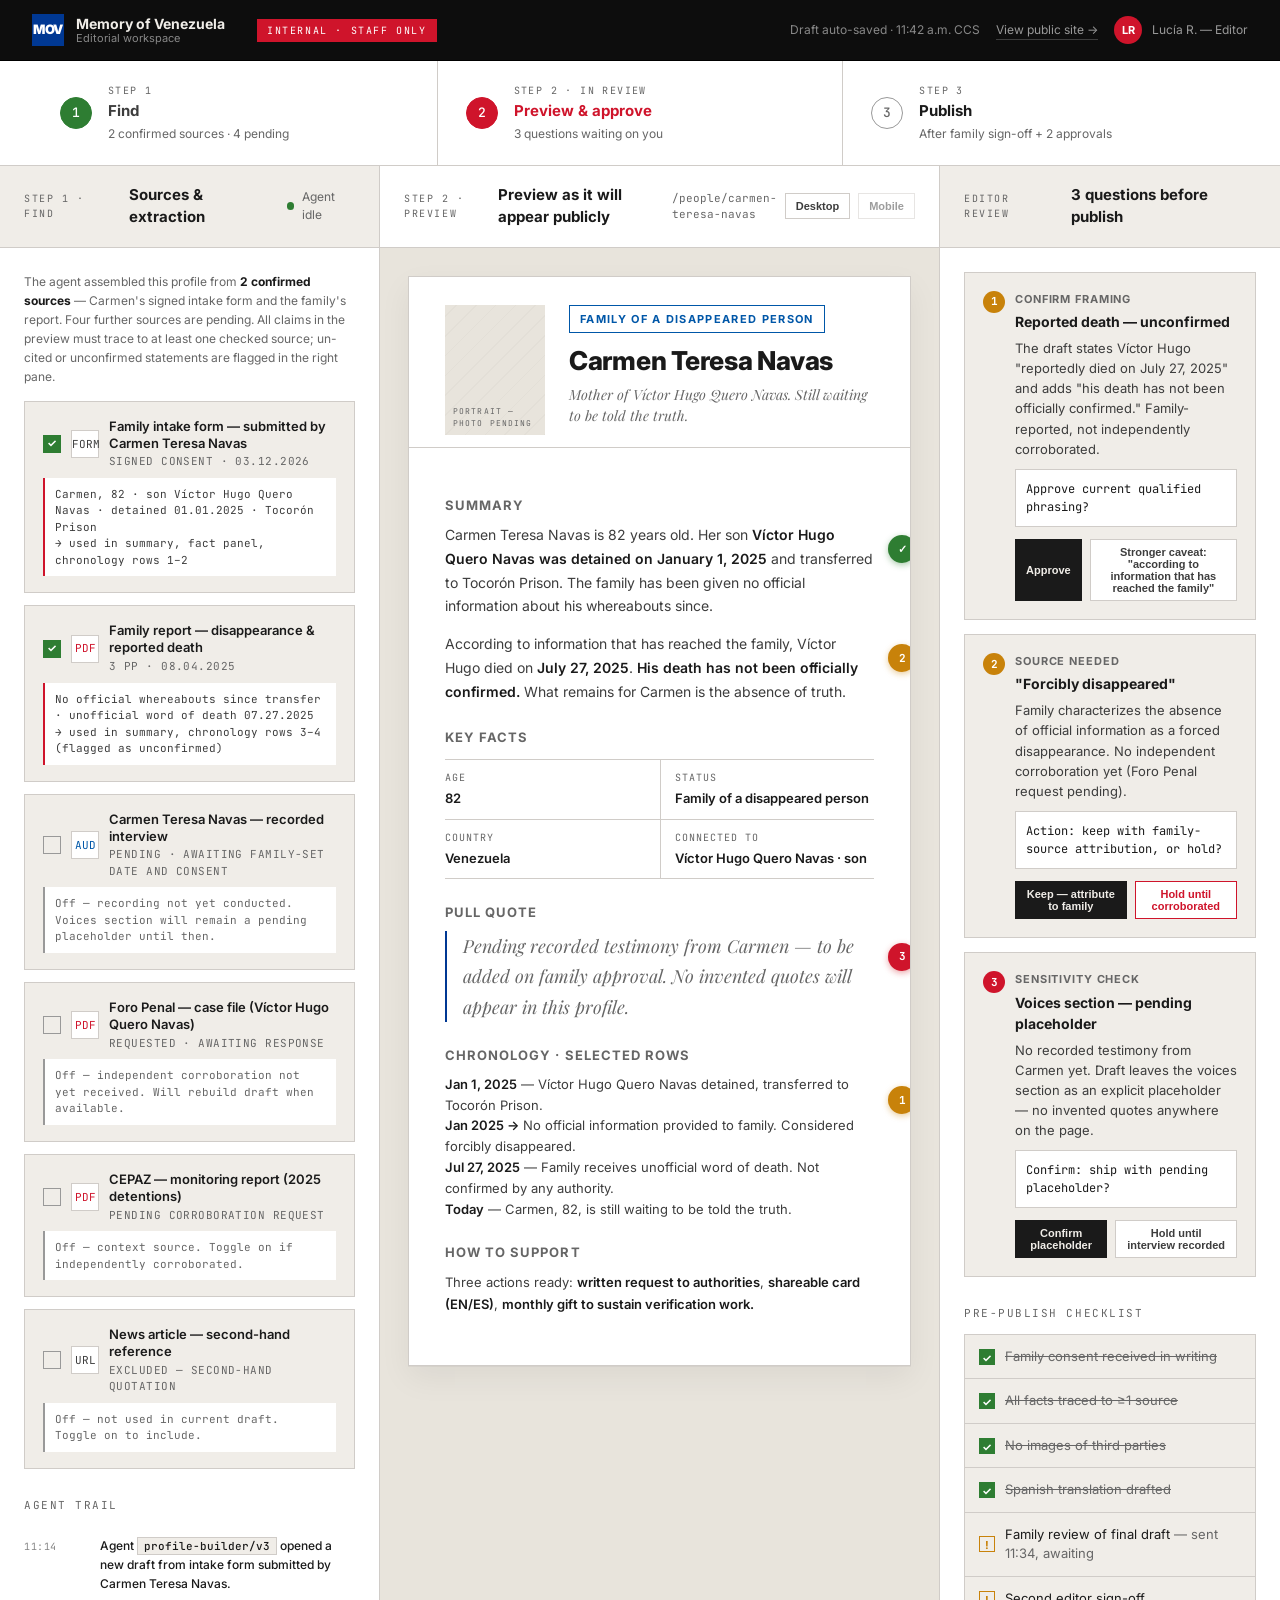
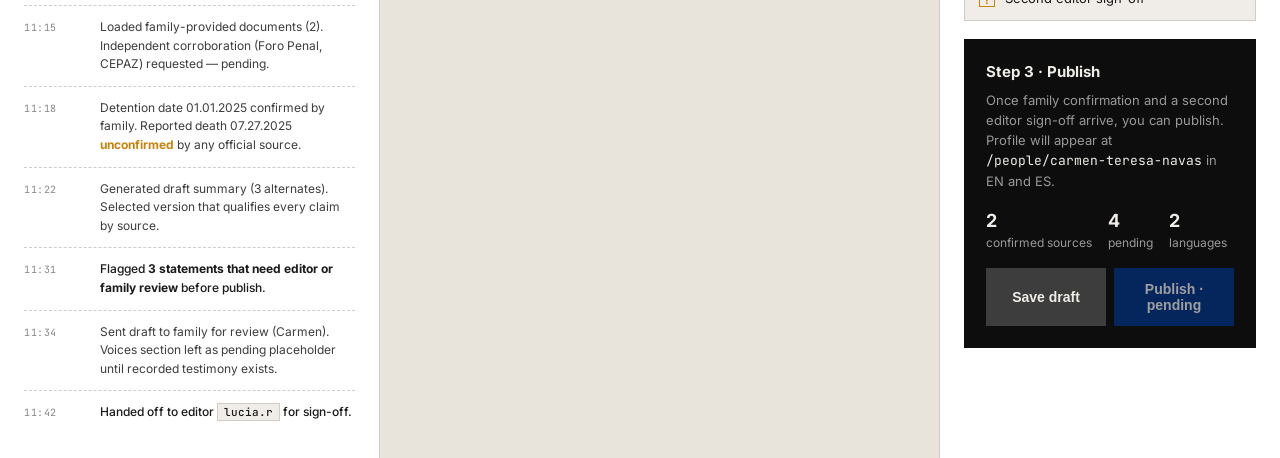
<file: agent.html>
<!doctype html>
<html lang="en">
<head>
<meta charset="utf-8" />
<meta name="viewport" content="width=device-width, initial-scale=1" />
<title>Editorial workflow — Memory of Venezuela</title>
<link rel="preconnect" href="https://fonts.googleapis.com" />
<link rel="preconnect" href="https://fonts.gstatic.com" crossorigin />
<link href="https://fonts.googleapis.com/css2?family=Inter:wght@400;500;600;700;800;900&family=Playfair+Display:wght@400;700&family=JetBrains+Mono:wght@400;500&display=swap" rel="stylesheet" />
<style>
/* Memory of Venezuela — shared stylesheet */
:root {
  --cream: #F0EDE8;
  --cream-2: #E8E4DC;
  --white: #FFFFFF;
  --black: #1A1A1A;
  --true-black: #0D0D0D;
  --red: #CF142B;
  --blue: #003893;
  --blue-deep: #002564;
  --yellow: #FCD116;
  --yellow-deep: #C9A410;
  --red-deep: #A31821;
  --primary: #003893;
  --primary-deep: #002564;
  --amber: #C8820A;
  --gray-900: #1F1F1F;
  --gray-700: #3D3D3D;
  --gray-500: #666666;
  --gray-400: #888888;
  --gray-300: #999999;
  --gray-200: #D0CCC8;
  --gray-100: #E5E1DA;
  --cuba-blue: #0057A8;
  --nicaragua-green: #2E7D32;
  --venezuela-red: #B71C1C;

  --font-sans: 'Inter', -apple-system, BlinkMacSystemFont, 'Helvetica Neue', sans-serif;
  --font-serif: 'Playfair Display', Georgia, serif;
  --font-mono: 'JetBrains Mono', 'IBM Plex Mono', ui-monospace, Menlo, monospace;

  --max: 1320px;
  --gutter: 32px;
}

* { box-sizing: border-box; }
html, body { margin: 0; padding: 0; }
body {
  font-family: var(--font-sans);
  background: var(--cream);
  color: var(--black);
  font-size: 16px;
  line-height: 1.5;
  -webkit-font-smoothing: antialiased;
  text-rendering: optimizeLegibility;
}
img { max-width: 100%; display: block; }
a { color: inherit; text-decoration: none; }

/* ---------- Type scale ---------- */
.t-hero { font-size: clamp(48px, 6vw, 84px); font-weight: 900; letter-spacing: -0.025em; line-height: 1.02; }
.t-h1   { font-size: clamp(40px, 4.2vw, 56px); font-weight: 800; letter-spacing: -0.02em; line-height: 1.05; }
.t-h2   { font-size: clamp(28px, 2.8vw, 40px); font-weight: 800; letter-spacing: -0.015em; line-height: 1.1; }
.t-h3   { font-size: 28px; font-weight: 700; letter-spacing: -0.01em; line-height: 1.2; }
.t-h4   { font-size: 20px; font-weight: 700; letter-spacing: -0.005em; line-height: 1.3; }
.t-lead { font-size: 20px; font-weight: 400; line-height: 1.55; color: var(--gray-700); }
.t-body { font-size: 16px; font-weight: 400; line-height: 1.65; }
.t-small{ font-size: 13px; font-weight: 400; color: var(--gray-500); }
.t-cap  { font-size: 12px; font-weight: 400; color: var(--gray-500); }
.t-label{
  font-size: 11px; font-weight: 700; text-transform: uppercase;
  letter-spacing: 0.12em; color: var(--blue);
}
.t-mono { font-family: var(--font-mono); font-size: 12px; letter-spacing: 0.06em; text-transform: uppercase; color: var(--gray-500); }
.t-quote{ font-family: var(--font-serif); font-weight: 700; font-size: clamp(28px, 3vw, 40px); line-height: 1.25; letter-spacing: -0.005em; color: var(--black); }

/* ---------- Layout ---------- */
.wrap { max-width: var(--max); margin: 0 auto; padding: 0 var(--gutter); }
.section { padding: 96px 0; border-top: 1px solid var(--gray-200); }
.section.tight { padding: 64px 0; }
.section-head { display: flex; flex-direction: column; gap: 12px; margin-bottom: 48px; }
.section-head .num { font-family: var(--font-mono); font-size: 12px; color: var(--gray-500); text-transform: uppercase; letter-spacing: 0.14em; }

/* ---------- Header ---------- */
.topband {
  background: var(--true-black);
  color: var(--cream);
  font-family: var(--font-mono);
  font-size: 11px;
  letter-spacing: 0.14em;
  text-transform: uppercase;
}
.topband .wrap { display: flex; justify-content: space-between; align-items: center; padding-top: 10px; padding-bottom: 10px; gap: 24px; }
.topband a { color: inherit; opacity: 0.7; }
.topband a:hover { opacity: 1; }
.topband .lang { display: inline-flex; gap: 8px; }
.topband .lang button {
  background: transparent; border: 1px solid rgba(255,255,255,0.2); color: var(--cream);
  font: inherit; letter-spacing: 0.14em; text-transform: uppercase;
  padding: 4px 10px; cursor: pointer;
}
.topband .lang button.on { background: var(--cream); color: var(--true-black); border-color: var(--cream); }

.nav {
  background: var(--cream);
  border-bottom: 1px solid var(--gray-200);
  position: sticky; top: 0; z-index: 50;
}
.nav .wrap { display: flex; align-items: center; gap: 32px; padding-top: 16px; padding-bottom: 16px; }
.brand { display: flex; align-items: center; gap: 12px; font-weight: 700; }
.brand-mark {
  width: 44px; height: 44px; background: var(--blue); color: var(--white);
  display: grid; place-items: center; font-weight: 900; letter-spacing: -0.02em;
  font-size: 16px;
}
.brand-text { display: flex; flex-direction: column; line-height: 1.15; }
.brand-text strong { font-size: 15px; font-weight: 700; }
.brand-text span { font-size: 12px; color: var(--gray-500); font-weight: 400; }
.nav-links { display: flex; gap: 28px; margin-left: auto; align-items: center; }
.nav-links a { font-size: 14px; color: var(--gray-700); }
.nav-links a:hover, .nav-links a.active { color: var(--black); }
.nav-actions { display: flex; align-items: center; gap: 12px; }
.btn {
  display: inline-flex; align-items: center; gap: 8px;
  padding: 12px 20px; font-size: 14px; font-weight: 600;
  border: 1px solid var(--black); background: var(--black); color: var(--cream);
  cursor: pointer; transition: background 0.15s ease;
}
.btn:hover { background: var(--gray-700); }
.btn.red { background: var(--blue); border-color: var(--blue); color: var(--white); }
.btn.red:hover { background: var(--blue-deep); border-color: var(--blue-deep); }
.btn.ghost { background: transparent; color: var(--black); }
.btn.ghost:hover { background: var(--black); color: var(--cream); }
.search-icon {
  width: 40px; height: 40px; border-radius: 999px;
  border: 1px solid var(--gray-200); background: var(--white);
  display: grid; place-items: center; cursor: pointer;
}

/* ---------- Status pills ---------- */
.pill {
  display: inline-flex; align-items: center; gap: 6px;
  font-size: 11px; font-weight: 700; letter-spacing: 0.12em; text-transform: uppercase;
  padding: 5px 10px; border: 1px solid currentColor;
}
.pill.imprisoned { color: var(--red); }
.pill.exiled    { color: var(--amber); }
.pill.liberated { color: var(--nicaragua-green); }
.pill.killed    { color: var(--red-deep); }
.pill.disappeared { color: var(--black); }
.pill.family    { color: var(--cuba-blue); }
.pill.solid { background: var(--red); color: var(--white); border-color: var(--red); }
.pill.solid.amber { background: var(--amber); border-color: var(--amber); }
.pill.solid.green { background: var(--nicaragua-green); border-color: var(--nicaragua-green); }

/* ---------- Photo placeholder ---------- */
.photo {
  background: var(--cream-2);
  position: relative;
  overflow: hidden;
  display: flex; align-items: flex-end; justify-content: flex-start;
}
.photo::before {
  content: ""; position: absolute; inset: 0;
  background-image: repeating-linear-gradient(
    -45deg,
    rgba(0,0,0,0.025) 0 1px,
    transparent 1px 14px
  );
}
.photo .photo-cap {
  position: relative; z-index: 1;
  font-family: var(--font-mono); font-size: 11px;
  text-transform: uppercase; letter-spacing: 0.14em;
  color: var(--gray-500);
  padding: 12px 14px;
}
.photo.dark { background: var(--true-black); }
.photo.dark::before { background-image: repeating-linear-gradient(-45deg, rgba(255,255,255,0.04) 0 1px, transparent 1px 14px); }
.photo.dark .photo-cap { color: var(--gray-300); }

/* ---------- Person card ---------- */
.person-card {
  display: block;
  background: var(--white);
  border: 1px solid var(--gray-200);
  transition: border-color 0.15s ease, transform 0.15s ease;
}
.person-card:hover { border-color: var(--black); }
.person-card .photo { aspect-ratio: 4/5; }
.person-card .meta { padding: 18px 20px 22px; }
.person-card .meta h4 { margin: 0 0 6px; font-size: 18px; font-weight: 700; letter-spacing: -0.005em; }
.person-card .meta .sub { font-size: 13px; color: var(--gray-500); }
.person-card .pill { margin-bottom: 12px; }

/* ---------- Footer ---------- */
.foot { background: var(--true-black); color: var(--cream); padding: 80px 0 40px; margin-top: 96px; }
.foot a { color: var(--cream); opacity: 0.7; }
.foot a:hover { opacity: 1; }
.foot-grid { display: grid; grid-template-columns: 2fr 1fr 1fr 1fr; gap: 48px; }
.foot-col h5 { font-size: 11px; letter-spacing: 0.14em; text-transform: uppercase; color: var(--gray-300); margin: 0 0 16px; font-family: var(--font-mono); font-weight: 400; }
.foot-col ul { list-style: none; padding: 0; margin: 0; display: flex; flex-direction: column; gap: 10px; font-size: 14px; }
.foot-bottom { margin-top: 64px; padding-top: 24px; border-top: 1px solid rgba(255,255,255,0.12); display: flex; justify-content: space-between; font-size: 12px; color: var(--gray-300); font-family: var(--font-mono); letter-spacing: 0.1em; text-transform: uppercase; }

/* ---------- Stub data flag (preview mode) ---------- */
[data-stub] { position: relative; }
body.preview-on [data-stub] {
  outline: 2px dashed var(--yellow-deep);
  outline-offset: 2px;
  background-image: linear-gradient(135deg, rgba(252,209,22,0.06) 0 8px, transparent 8px 16px);
}
body.preview-on [data-stub]::after {
  content: "SAMPLE";
  position: absolute; top: -10px; left: -2px;
  font-family: var(--font-mono); font-size: 9px; letter-spacing: 0.16em; font-weight: 700;
  background: var(--yellow); color: var(--black); padding: 2px 6px;
  z-index: 5;
}
.preview-toggle {
  display: inline-flex; align-items: center; gap: 8px;
  font-family: var(--font-mono); font-size: 11px; letter-spacing: 0.12em; text-transform: uppercase;
  background: var(--yellow); color: var(--black); border: 0; padding: 4px 10px;
  cursor: pointer;
}
.preview-toggle .dot { width: 6px; height: 6px; border-radius: 999px; background: var(--black); }
body.preview-on .preview-toggle { background: var(--black); color: var(--yellow); }
body.preview-on .preview-toggle .dot { background: var(--yellow); }

/* ---------- Utilities ---------- */
.hr { border: 0; border-top: 1px solid var(--gray-200); margin: 0; }
.flag { width: 18px; height: 12px; display: inline-block; vertical-align: middle; border: 1px solid rgba(0,0,0,0.05); }
.country-tag { display: inline-flex; align-items: center; gap: 6px; font-size: 11px; font-weight: 700; letter-spacing: 0.12em; text-transform: uppercase; }

</style>
<style>
  body { background: var(--cream-2); }

  /* App chrome */
  .app-bar {
    background: var(--true-black); color: var(--cream);
    border-bottom: 1px solid #000;
  }
  .app-bar .wrap { display: flex; align-items: center; gap: 24px; padding: 14px var(--gutter); }
  .app-bar .brand-mark { width: 32px; height: 32px; font-size: 13px; }
  .app-bar .brand-text strong { color: var(--cream); font-size: 14px; }
  .app-bar .brand-text span { color: var(--gray-400); font-size: 11px; }
  .app-bar .editor-tag {
    margin-left: 8px;
    font-family: var(--font-mono); font-size: 10px; letter-spacing: 0.16em; text-transform: uppercase;
    background: var(--red); color: var(--white); padding: 4px 10px;
  }
  .app-bar .right { margin-left: auto; display: flex; align-items: center; gap: 16px; font-size: 12px; }
  .app-bar .who { display: flex; align-items: center; gap: 10px; color: var(--gray-300); }
  .app-bar .avatar { width: 28px; height: 28px; border-radius: 999px; background: var(--red); color: var(--white); display: grid; place-items: center; font-size: 11px; font-weight: 700; }

  /* Workflow stepper */
  .stepper {
    background: var(--white);
    border-bottom: 1px solid var(--gray-200);
  }
  .stepper .wrap { display: flex; align-items: stretch; padding: 0 var(--gutter); }
  .step {
    flex: 1; padding: 22px 28px;
    border-right: 1px solid var(--gray-200);
    display: flex; align-items: center; gap: 16px;
    position: relative; cursor: pointer;
    transition: background 0.15s;
  }
  .step:last-child { border-right: 0; }
  .step:hover { background: var(--cream); }
  .step .n {
    width: 32px; height: 32px;
    border: 1.5px solid var(--gray-300); color: var(--gray-500);
    display: grid; place-items: center; font-family: var(--font-mono); font-size: 13px; font-weight: 500;
    flex: 0 0 32px; border-radius: 999px;
  }
  .step.done .n { background: var(--nicaragua-green); border-color: var(--nicaragua-green); color: var(--white); }
  .step.active .n { background: var(--red); border-color: var(--red); color: var(--white); }
  .step .label { font-family: var(--font-mono); font-size: 10px; letter-spacing: 0.14em; text-transform: uppercase; color: var(--gray-500); margin-bottom: 2px; }
  .step .name { font-size: 15px; font-weight: 700; }
  .step.active .name { color: var(--red); }
  .step.done .name { color: var(--gray-700); }
  .step .meta { font-size: 12px; color: var(--gray-500); margin-top: 2px; }

  /* Two-pane layout */
  .work {
    display: grid;
    grid-template-columns: 480px 1fr 380px;
    min-height: calc(100vh - 130px);
    background: var(--cream-2);
  }

  .pane { background: var(--white); border-right: 1px solid var(--gray-200); display: flex; flex-direction: column; min-height: 0; }
  .pane:last-child { border-right: 0; }
  .pane-head {
    padding: 18px 24px; border-bottom: 1px solid var(--gray-200);
    display: flex; align-items: center; gap: 12px; background: var(--cream);
  }
  .pane-head .lbl { font-family: var(--font-mono); font-size: 10px; letter-spacing: 0.16em; text-transform: uppercase; color: var(--gray-500); }
  .pane-head h3 { margin: 0; font-size: 15px; font-weight: 700; }
  .pane-head .right { margin-left: auto; font-size: 12px; color: var(--gray-500); display: flex; align-items: center; gap: 8px; }
  .pane-head .pulse { width: 8px; height: 8px; border-radius: 999px; background: var(--nicaragua-green); animation: pulse 2s infinite; }
  @keyframes pulse { 0%,100%{opacity:1;} 50%{opacity:0.4;} }
  .pane-body { padding: 24px; overflow: auto; flex: 1; }

  /* LEFT — Sources panel (Find) */
  .src-card {
    background: var(--cream); border: 1px solid var(--gray-200);
    padding: 16px 18px; margin-bottom: 12px;
    display: flex; flex-direction: column; gap: 8px;
  }
  .src-card .src-row { display: flex; align-items: center; gap: 10px; }
  .src-card .ico { width: 28px; height: 28px; background: var(--white); border: 1px solid var(--gray-200); display: grid; place-items: center; font-family: var(--font-mono); font-size: 11px; color: var(--gray-700); flex: 0 0 28px; }
  .src-card .ico.pdf { color: var(--red); }
  .src-card .ico.aud { color: var(--cuba-blue); }
  .src-card .ico.txt { color: var(--gray-700); }
  .src-card .src-meta { flex: 1; min-width: 0; }
  .src-card .src-meta .title { font-size: 13px; font-weight: 600; line-height: 1.3; }
  .src-card .src-meta .sub { font-size: 11px; color: var(--gray-500); margin-top: 2px; font-family: var(--font-mono); letter-spacing: 0.04em; text-transform: uppercase; }
  .src-card .check {
    width: 18px; height: 18px; border: 1.5px solid var(--gray-300);
    display: grid; place-items: center; flex: 0 0 18px;
  }
  .src-card.checked .check { background: var(--nicaragua-green); border-color: var(--nicaragua-green); color: var(--white); }
  .src-card.checked .check::after { content: "✓"; font-size: 11px; font-weight: 700; line-height: 1; }
  .src-card .extracted {
    font-size: 11px; color: var(--gray-700); padding: 8px 10px;
    background: var(--white); border-left: 2px solid var(--red);
    line-height: 1.5; font-family: var(--font-mono);
  }

  .agent-trail { display: flex; flex-direction: column; gap: 0; margin-top: 8px; }
  .trail-row {
    display: flex; gap: 12px; padding: 12px 0;
    border-bottom: 1px dashed var(--gray-200);
    font-size: 12px;
  }
  .trail-row:last-child { border-bottom: 0; }
  .trail-row .when {
    font-family: var(--font-mono); color: var(--gray-400); font-size: 10px;
    letter-spacing: 0.06em; flex: 0 0 64px; padding-top: 2px;
  }
  .trail-row .what { color: var(--gray-700); line-height: 1.55; }
  .trail-row .what code { background: var(--cream); padding: 1px 6px; border: 1px solid var(--gray-200); font-family: var(--font-mono); font-size: 11px; color: var(--black); }
  .trail-row.is-action .what { color: var(--black); font-weight: 500; }

  /* CENTER — Preview */
  .preview-pane { background: var(--cream); }
  .preview-pane .pane-head { background: var(--white); }
  .preview-frame {
    margin: 28px;
    background: var(--white);
    border: 1px solid var(--gray-200);
    box-shadow: 0 1px 0 rgba(0,0,0,0.04), 0 12px 30px rgba(0,0,0,0.06);
    overflow: hidden;
  }
  .preview-frame .pf-head {
    padding: 28px 36px 12px;
    border-bottom: 1px solid var(--gray-200);
    display: flex; gap: 24px; align-items: flex-start;
  }
  .preview-frame .pf-head .photo { width: 100px; height: 130px; flex: 0 0 100px; }
  .preview-frame .pf-head .pf-meta { flex: 1; }
  .preview-frame .pf-head .pill { margin-bottom: 8px; }
  .preview-frame .pf-head h2 { margin: 0; font-size: 26px; font-weight: 800; letter-spacing: -0.01em; }
  .preview-frame .pf-head .epi { font-family: var(--font-serif); font-style: italic; font-size: 14px; color: var(--gray-500); margin-top: 4px; }

  .preview-frame .pf-body { padding: 24px 36px 36px; }
  .preview-frame .pf-body p { font-size: 14px; line-height: 1.7; color: var(--gray-700); margin: 0 0 14px; }
  .preview-frame .pf-body p strong { color: var(--black); font-weight: 600; }
  .preview-frame .pf-body h4 { font-size: 13px; font-weight: 700; margin: 24px 0 8px; text-transform: uppercase; letter-spacing: 0.08em; color: var(--gray-500); }
  .preview-frame .pf-facts {
    display: grid; grid-template-columns: 1fr 1fr; gap: 0;
    border-top: 1px solid var(--gray-200);
    margin-top: 12px; margin-bottom: 8px;
  }
  .preview-frame .pf-facts .f {
    padding: 10px 14px 10px 0;
    border-bottom: 1px solid var(--gray-200);
  }
  .preview-frame .pf-facts .f:nth-child(even) { padding-left: 14px; padding-right: 0; border-left: 1px solid var(--gray-200); }
  .preview-frame .pf-facts dt { font-family: var(--font-mono); font-size: 10px; color: var(--gray-500); letter-spacing: 0.1em; text-transform: uppercase; margin-bottom: 4px; }
  .preview-frame .pf-facts dd { margin: 0; font-size: 13px; font-weight: 600; }

  /* Annotations */
  .anno {
    position: relative;
  }
  .anno-pin {
    position: absolute; top: 12px; right: -42px;
    width: 28px; height: 28px;
    background: var(--amber); color: var(--white);
    display: grid; place-items: center;
    font-size: 11px; font-weight: 700; font-family: var(--font-mono);
    border-radius: 999px;
    box-shadow: 0 2px 6px rgba(200,130,10,0.4);
  }
  .anno-pin.red { background: var(--red); box-shadow: 0 2px 6px rgba(204,32,39,0.4); }
  .anno-pin.green { background: var(--nicaragua-green); box-shadow: 0 2px 6px rgba(46,125,50,0.4); }

  /* RIGHT — Review panel */
  .approve-card { background: var(--cream); border: 1px solid var(--gray-200); padding: 18px; margin-bottom: 14px; }
  .approve-card .row { display: flex; gap: 10px; align-items: flex-start; }
  .approve-card .pin {
    width: 22px; height: 22px;
    background: var(--amber); color: var(--white);
    display: grid; place-items: center;
    font-size: 11px; font-weight: 700; font-family: var(--font-mono);
    border-radius: 999px; flex: 0 0 22px;
  }
  .approve-card .pin.red { background: var(--red); }
  .approve-card .pin.green { background: var(--nicaragua-green); }
  .approve-card .text { flex: 1; }
  .approve-card .label { font-size: 11px; font-weight: 700; text-transform: uppercase; letter-spacing: 0.08em; color: var(--gray-500); margin-bottom: 4px; }
  .approve-card h4 { margin: 0 0 6px; font-size: 14px; font-weight: 700; }
  .approve-card p { margin: 0; font-size: 13px; color: var(--gray-700); line-height: 1.55; }
  .approve-card .field-q {
    margin-top: 10px; padding: 10px; background: var(--white); border: 1px solid var(--gray-200);
    font-size: 12px; color: var(--black); line-height: 1.5;
    font-family: var(--font-mono);
  }
  .approve-card .actions { display: flex; gap: 8px; margin-top: 12px; }
  .mini {
    font-size: 11px; font-weight: 600; padding: 6px 10px;
    border: 1px solid var(--gray-200); background: var(--white); color: var(--gray-700); cursor: pointer;
  }
  .mini.primary { background: var(--black); border-color: var(--black); color: var(--cream); }
  .mini.danger { color: var(--red); border-color: var(--red); }

  .checklist {
    display: flex; flex-direction: column; gap: 0;
    border: 1px solid var(--gray-200); background: var(--cream);
  }
  .checklist .item {
    padding: 12px 14px; display: flex; align-items: center; gap: 10px;
    border-bottom: 1px solid var(--gray-200); font-size: 13px;
  }
  .checklist .item:last-child { border-bottom: 0; }
  .checklist .check { width: 16px; height: 16px; border: 1.5px solid var(--gray-300); display: grid; place-items: center; flex: 0 0 16px; }
  .checklist .item.done .check { background: var(--nicaragua-green); border-color: var(--nicaragua-green); color: var(--white); }
  .checklist .item.done .check::after { content: "✓"; font-size: 11px; font-weight: 700; }
  .checklist .item.warn .check { border-color: var(--amber); }
  .checklist .item.warn .check::after { content: "!"; font-size: 11px; color: var(--amber); font-weight: 700; }
  .checklist .item.done .label-c { color: var(--gray-500); text-decoration: line-through; }

  .publish-card {
    background: var(--true-black); color: var(--cream);
    padding: 22px; margin-top: 18px;
  }
  .publish-card h4 { margin: 0 0 6px; font-size: 15px; }
  .publish-card p { margin: 0 0 16px; font-size: 13px; color: var(--gray-300); line-height: 1.55; }
  .publish-card .summary { display: flex; gap: 16px; font-size: 12px; color: var(--gray-300); margin-bottom: 16px; }
  .publish-card .summary span strong { display: block; color: var(--cream); font-size: 18px; font-weight: 700; }
  .publish-card .btn-row { display: flex; gap: 8px; }
  .publish-card .btn { flex: 1; justify-content: center; }

  @media (max-width: 1280px) {
    .work { grid-template-columns: 380px 1fr 340px; }
  }
  @media (max-width: 1100px) {
    .work { grid-template-columns: 1fr; }
    .pane { border-right: 0; border-bottom: 1px solid var(--gray-200); }
  }
</style>
</head>
<body>

<!-- APP BAR -->
<header class="app-bar">
  <div class="wrap" style="max-width: none;">
    <div class="brand">
      <span class="brand-mark">MOV</span>
      <span class="brand-text"><strong>Memory of Venezuela</strong><span>Editorial workspace</span></span>
    </div>
    <span class="editor-tag">Internal · staff only</span>
    <div class="right">
      <span style="color: var(--gray-400);">Draft auto-saved · 11:42 a.m. CCS</span>
      <a href="index.html" style="color: var(--gray-300); border-bottom: 1px solid rgba(255,255,255,0.2);">View public site →</a>
      <div class="who"><div class="avatar">LR</div><span>Lucía R. — Editor</span></div>
    </div>
  </div>
</header>

<!-- STEPPER -->
<div class="stepper">
  <div class="wrap" style="max-width: none;">
    <div class="step done">
      <div class="n">1</div>
      <div>
        <div class="label">Step 1</div>
        <div class="name">Find</div>
        <div class="meta">2 confirmed sources · 4 pending</div>
      </div>
    </div>
    <div class="step active">
      <div class="n">2</div>
      <div>
        <div class="label">Step 2 · in review</div>
        <div class="name">Preview & approve</div>
        <div class="meta">3 questions waiting on you</div>
      </div>
    </div>
    <div class="step">
      <div class="n">3</div>
      <div>
        <div class="label">Step 3</div>
        <div class="name">Publish</div>
        <div class="meta">After family sign-off + 2 approvals</div>
      </div>
    </div>
  </div>
</div>

<!-- WORKSPACE -->
<div class="work">

  <!-- LEFT: SOURCES + AGENT TRAIL -->
  <!-- PROFILE_SECTION:agent_sources:start -->
  <div class="pane">
    <div class="pane-head">
      <span class="lbl">Step 1 · Find</span>
      <h3>Sources & extraction</h3>
      <div class="right"><span class="pulse"></span>Agent idle</div>
    </div>
    <div class="pane-body">
      <div style="font-size: 12px; color: var(--gray-500); margin-bottom: 14px; line-height: 1.6;">
        The agent assembled this profile from <strong style="color: var(--black);">2 confirmed sources</strong> — Carmen's signed
        intake form and the family's report. Four further sources are pending. All claims in the preview must trace
        to at least one checked source; un-cited or unconfirmed statements are flagged in the right pane.
      </div>

      <div class="src-card checked">
        <div class="src-row">
          <div class="check"></div>
          <div class="ico txt">FORM</div>
          <div class="src-meta">
            <div class="title">Family intake form — submitted by Carmen Teresa Navas</div>
            <div class="sub">Signed consent · 03.12.2026</div>
          </div>
        </div>
        <div class="extracted">Carmen, 82 · son Víctor Hugo Quero Navas · detained 01.01.2025 · Tocorón Prison<br/>→ used in summary, fact panel, chronology rows 1–2</div>
      </div>

      <div class="src-card checked">
        <div class="src-row">
          <div class="check"></div>
          <div class="ico pdf">PDF</div>
          <div class="src-meta">
            <div class="title">Family report — disappearance & reported death</div>
            <div class="sub">3 pp · 08.04.2025</div>
          </div>
        </div>
        <div class="extracted">No official whereabouts since transfer · unofficial word of death 07.27.2025<br/>→ used in summary, chronology rows 3–4 (flagged as unconfirmed)</div>
      </div>

      <div class="src-card">
        <div class="src-row">
          <div class="check"></div>
          <div class="ico aud">AUD</div>
          <div class="src-meta">
            <div class="title">Carmen Teresa Navas — recorded interview</div>
            <div class="sub">Pending · awaiting family-set date and consent</div>
          </div>
        </div>
        <div class="extracted" style="border-color: var(--gray-300); color: var(--gray-500);">Off — recording not yet conducted. Voices section will remain a pending placeholder until then.</div>
      </div>

      <div class="src-card">
        <div class="src-row">
          <div class="check"></div>
          <div class="ico pdf">PDF</div>
          <div class="src-meta">
            <div class="title">Foro Penal — case file (Víctor Hugo Quero Navas)</div>
            <div class="sub">Requested · awaiting response</div>
          </div>
        </div>
        <div class="extracted" style="border-color: var(--gray-300); color: var(--gray-500);">Off — independent corroboration not yet received. Will rebuild draft when available.</div>
      </div>

      <div class="src-card">
        <div class="src-row">
          <div class="check"></div>
          <div class="ico pdf">PDF</div>
          <div class="src-meta">
            <div class="title">CEPAZ — monitoring report (2025 detentions)</div>
            <div class="sub">Pending corroboration request</div>
          </div>
        </div>
        <div class="extracted" style="border-color: var(--gray-300); color: var(--gray-500);">Off — context source. Toggle on if independently corroborated.</div>
      </div>

      <div class="src-card">
        <div class="src-row">
          <div class="check"></div>
          <div class="ico txt">URL</div>
          <div class="src-meta">
            <div class="title">News article — second-hand reference</div>
            <div class="sub">Excluded — second-hand quotation</div>
          </div>
        </div>
        <div class="extracted" style="border-color: var(--gray-300); color: var(--gray-500);">Off — not used in current draft. Toggle on to include.</div>
      </div>

      <h4 style="margin: 28px 0 12px; font-size: 11px; letter-spacing: 0.14em; text-transform: uppercase; color: var(--gray-500); font-family: var(--font-mono); font-weight: 400;">Agent trail</h4>
      <div class="agent-trail">
        <div class="trail-row is-action">
          <div class="when">11:14</div>
          <div class="what">Agent <code>profile-builder/v3</code> opened a new draft from intake form submitted by Carmen Teresa Navas.</div>
        </div>
        <div class="trail-row">
          <div class="when">11:15</div>
          <div class="what">Loaded family-provided documents (2). Independent corroboration (Foro Penal, CEPAZ) requested — pending.</div>
        </div>
        <div class="trail-row">
          <div class="when">11:18</div>
          <div class="what">Detention date 01.01.2025 confirmed by family. Reported death 07.27.2025 <strong style="color: var(--amber);">unconfirmed</strong> by any official source.</div>
        </div>
        <div class="trail-row">
          <div class="when">11:22</div>
          <div class="what">Generated draft summary (3 alternates). Selected version that qualifies every claim by source.</div>
        </div>
        <div class="trail-row is-action">
          <div class="when">11:31</div>
          <div class="what">Flagged <strong>3 statements that need editor or family review</strong> before publish.</div>
        </div>
        <div class="trail-row">
          <div class="when">11:34</div>
          <div class="what">Sent draft to family for review (Carmen). Voices section left as pending placeholder until recorded testimony exists.</div>
        </div>
        <div class="trail-row is-action">
          <div class="when">11:42</div>
          <div class="what">Handed off to editor <code>lucia.r</code> for sign-off.</div>
        </div>
      </div>
    </div>
  </div>
  <!-- PROFILE_SECTION:agent_sources:end -->

  <!-- CENTER: PREVIEW -->
  <!-- PROFILE_SECTION:agent_preview:start -->
  <div class="pane preview-pane">
    <div class="pane-head">
      <span class="lbl">Step 2 · Preview</span>
      <h3>Preview as it will appear publicly</h3>
      <div class="right">
        <span style="font-family: var(--font-mono); font-size: 11px;">/people/carmen-teresa-navas</span>
        <button class="mini">Desktop</button>
        <button class="mini" style="opacity:0.5;">Mobile</button>
      </div>
    </div>
    <div class="pane-body" style="padding: 0; background: var(--cream-2);">
      <div class="preview-frame">

        <div class="pf-head">
          <div class="photo"><span class="photo-cap" style="font-size: 8px; padding: 6px 8px;">PORTRAIT — PHOTO PENDING</span></div>
          <div class="pf-meta">
            <span class="pill family">Family of a disappeared person</span>
            <h2>Carmen Teresa Navas</h2>
            <div class="epi">Mother of Víctor Hugo Quero Navas. Still waiting to be told the truth.</div>
          </div>
        </div>

        <div class="pf-body">
          <h4>Summary</h4>
          <div class="anno">
            <div class="anno-pin green">✓</div>
            <p>Carmen Teresa Navas is 82 years old. Her son <strong>Víctor Hugo Quero Navas was detained on January 1, 2025</strong> and transferred to Tocorón Prison. The family has been given no official information about his whereabouts since.</p>
          </div>
          <div class="anno">
            <div class="anno-pin">2</div>
            <p>According to information that has reached the family, Víctor Hugo died on <strong>July 27, 2025</strong>. <strong>His death has not been officially confirmed.</strong> What remains for Carmen is the absence of truth.</p>
          </div>

          <h4>Key facts</h4>
          <dl class="pf-facts">
            <div class="f"><dt>Age</dt><dd>82</dd></div>
            <div class="f"><dt>Status</dt><dd>Family of a disappeared person</dd></div>
            <div class="f"><dt>Country</dt><dd>Venezuela</dd></div>
            <div class="f"><dt>Connected to</dt><dd>Víctor Hugo Quero Navas · son</dd></div>
          </dl>

          <h4>Pull quote</h4>
          <div class="anno">
            <div class="anno-pin red">3</div>
            <p style="font-family: var(--font-serif); font-style: italic; font-size: 18px; color: var(--gray-500); border-left: 2px solid var(--blue); padding-left: 16px;">
              Pending recorded testimony from Carmen — to be added on family approval. No invented quotes will appear in this profile.
            </p>
          </div>

          <h4>Chronology · selected rows</h4>
          <div class="anno">
            <div class="anno-pin">1</div>
            <p style="margin: 0; font-size: 13px; line-height: 1.6;">
              <strong>Jan 1, 2025</strong> — Víctor Hugo Quero Navas detained, transferred to Tocorón Prison.<br/>
              <strong>Jan 2025 →</strong> No official information provided to family. Considered forcibly disappeared.<br/>
              <strong>Jul 27, 2025</strong> — Family receives unofficial word of death. Not confirmed by any authority.<br/>
              <strong>Today</strong> — Carmen, 82, is still waiting to be told the truth.
            </p>
          </div>

          <h4>How to support</h4>
          <p style="font-size: 13px;">Three actions ready: <strong>written request to authorities</strong>, <strong>shareable card (EN/ES)</strong>, <strong>monthly gift to sustain verification work.</strong></p>
        </div>
      </div>
    </div>
  </div>
  <!-- PROFILE_SECTION:agent_preview:end -->

  <!-- RIGHT: EDITOR REVIEW -->
  <!-- PROFILE_SECTION:agent_review:start -->
  <div class="pane">
    <div class="pane-head">
      <span class="lbl">Editor review</span>
      <h3>3 questions before publish</h3>
    </div>
    <div class="pane-body">

      <div class="approve-card">
        <div class="row">
          <div class="pin">1</div>
          <div class="text">
            <div class="label">Confirm framing</div>
            <h4>Reported death — unconfirmed</h4>
            <p>The draft states Víctor Hugo "reportedly died on July 27, 2025" and adds "his death has not been officially confirmed." Family-reported, not independently corroborated.</p>
            <div class="field-q">Approve current qualified phrasing?</div>
            <div class="actions">
              <button class="mini primary">Approve</button>
              <button class="mini">Stronger caveat: "according to information that has reached the family"</button>
            </div>
          </div>
        </div>
      </div>

      <div class="approve-card">
        <div class="row">
          <div class="pin">2</div>
          <div class="text">
            <div class="label">Source needed</div>
            <h4>"Forcibly disappeared"</h4>
            <p>Family characterizes the absence of official information as a forced disappearance. No independent corroboration yet (Foro Penal request pending).</p>
            <div class="field-q">Action: keep with family-source attribution, or hold?</div>
            <div class="actions">
              <button class="mini primary">Keep — attribute to family</button>
              <button class="mini danger">Hold until corroborated</button>
            </div>
          </div>
        </div>
      </div>

      <div class="approve-card">
        <div class="row">
          <div class="pin red">3</div>
          <div class="text">
            <div class="label">Sensitivity check</div>
            <h4>Voices section — pending placeholder</h4>
            <p>No recorded testimony from Carmen yet. Draft leaves the voices section as an explicit placeholder — no invented quotes anywhere on the page.</p>
            <div class="field-q">Confirm: ship with pending placeholder?</div>
            <div class="actions">
              <button class="mini primary">Confirm placeholder</button>
              <button class="mini">Hold until interview recorded</button>
            </div>
          </div>
        </div>
      </div>

      <h4 style="margin: 28px 0 12px; font-size: 11px; letter-spacing: 0.14em; text-transform: uppercase; color: var(--gray-500); font-family: var(--font-mono); font-weight: 400;">Pre-publish checklist</h4>
      <div class="checklist">
        <div class="item done"><div class="check"></div><div class="label-c">Family consent received in writing</div></div>
        <div class="item done"><div class="check"></div><div class="label-c">All facts traced to ≥1 source</div></div>
        <div class="item done"><div class="check"></div><div class="label-c">No images of third parties</div></div>
        <div class="item done"><div class="check"></div><div class="label-c">Spanish translation drafted</div></div>
        <div class="item warn"><div class="check"></div><div>Family review of final draft <span style="color: var(--gray-500);">— sent 11:34, awaiting</span></div></div>
        <div class="item warn"><div class="check"></div><div>Second editor sign-off</div></div>
      </div>

      <div class="publish-card">
        <h4>Step 3 · Publish</h4>
        <p>Once family confirmation and a second editor sign-off arrive, you can publish. Profile will appear at <span style="font-family: var(--font-mono); color: var(--cream);">/people/carmen-teresa-navas</span> in EN and ES.</p>
        <div class="summary">
          <span><strong>2</strong>confirmed sources</span>
          <span><strong>4</strong>pending</span>
          <span><strong>2</strong>languages</span>
        </div>
        <div class="btn-row">
          <button class="btn" style="background: var(--gray-700); border-color: var(--gray-700);">Save draft</button>
          <button class="btn red" disabled style="opacity: 0.6; cursor: not-allowed;">Publish · pending</button>
        </div>
      </div>

    </div>
  </div>
  <!-- PROFILE_SECTION:agent_review:end -->

</div>

<script>
  document.querySelectorAll('.src-card').forEach(c=>{
    c.addEventListener('click',()=>c.classList.toggle('checked'));
  });
  document.querySelectorAll('.approve-card .mini.primary').forEach(b=>{
    b.addEventListener('click', e=>{
      const card = e.target.closest('.approve-card');
      card.style.opacity = '0.5';
      const pin = card.querySelector('.pin');
      pin.classList.remove('red'); pin.classList.add('green');
      pin.textContent = '✓';
    });
  });

  document.getElementById('previewToggle')?.addEventListener('click',()=>document.body.classList.toggle('preview-on'));
</script>
</body>
</html>
</file>
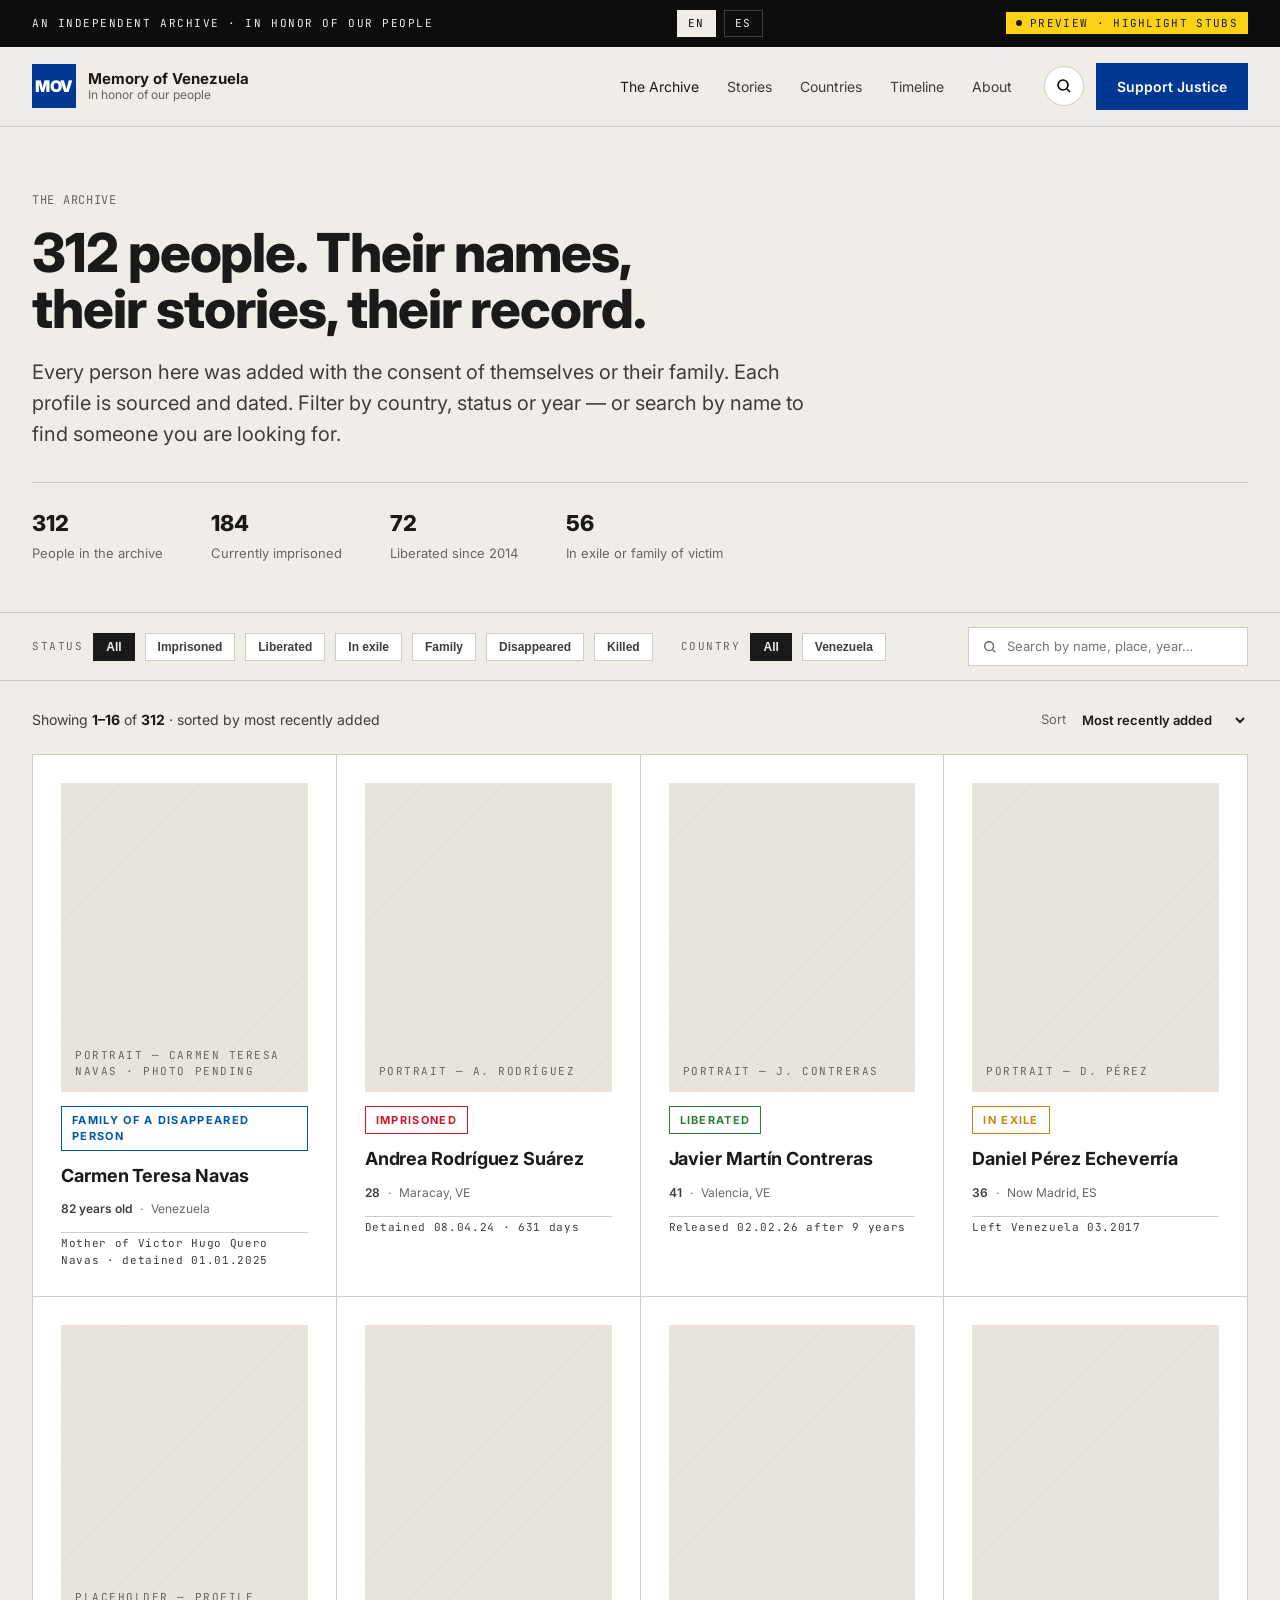
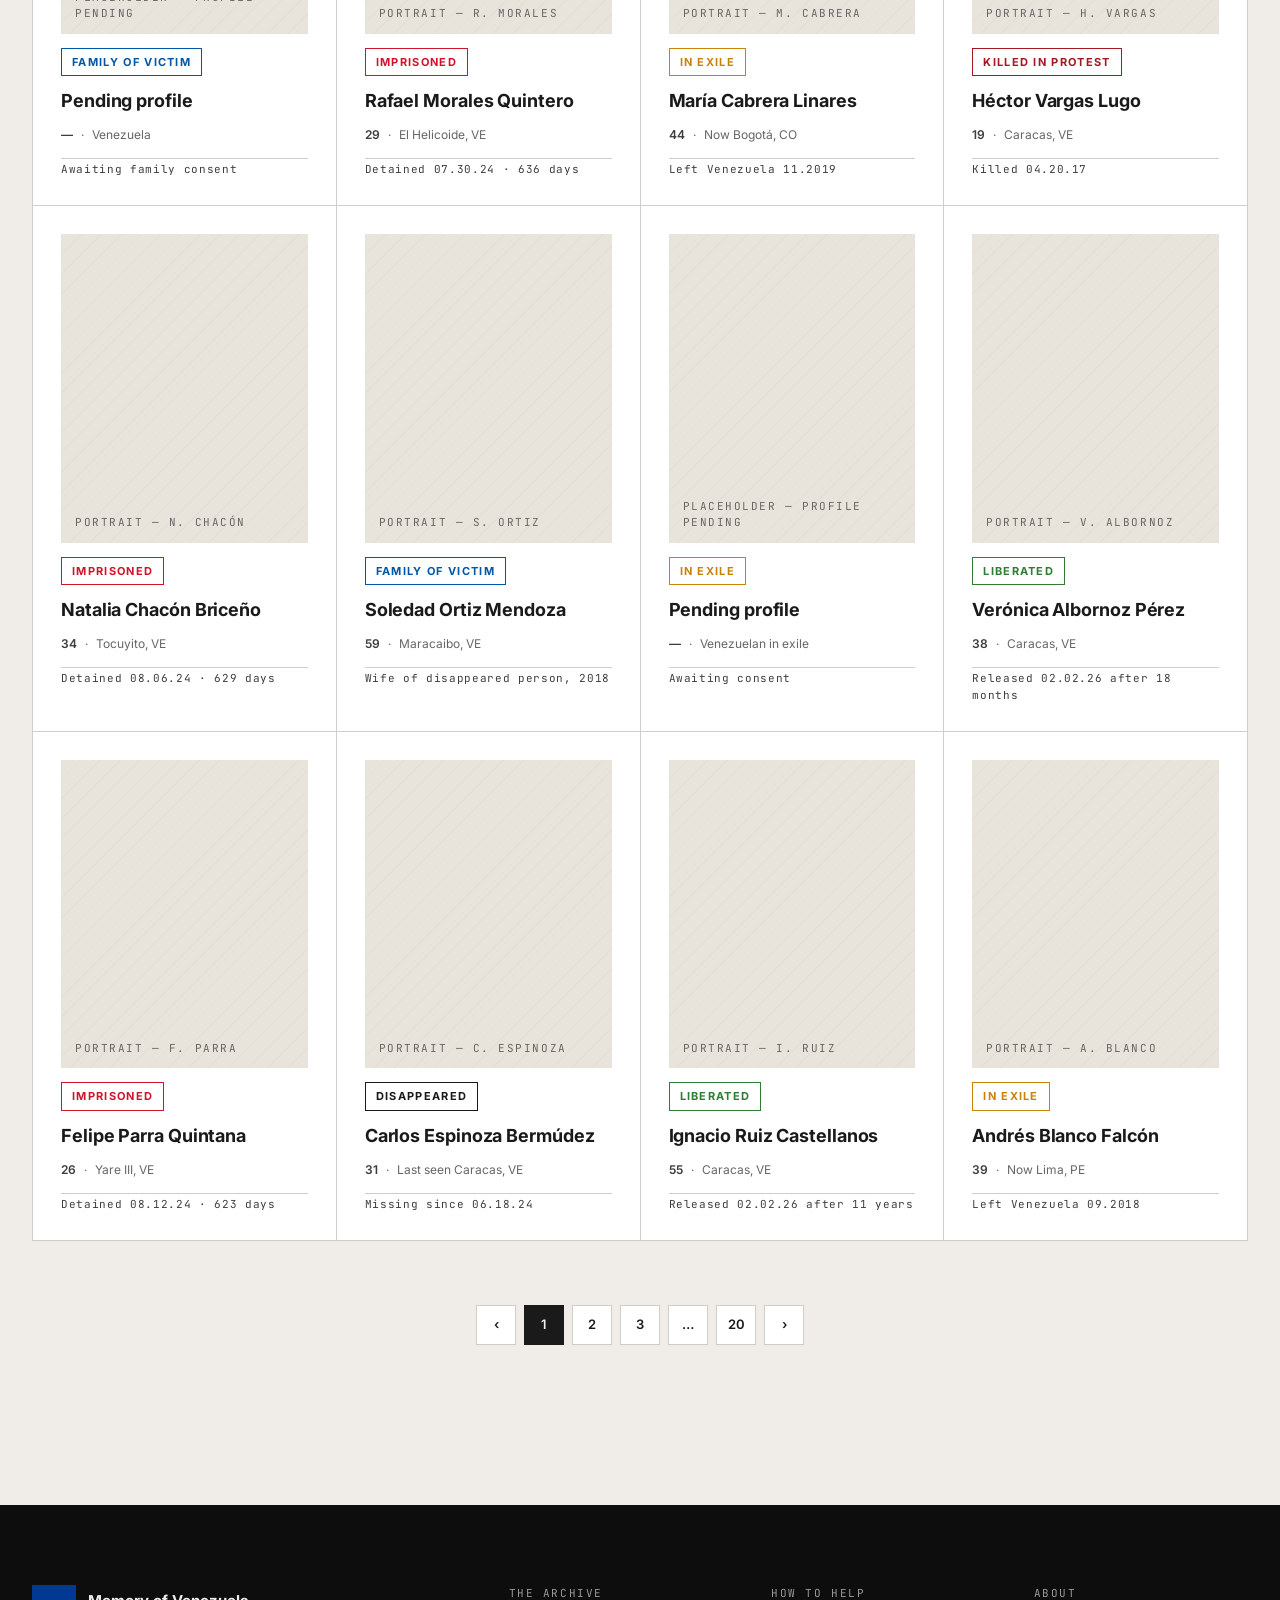
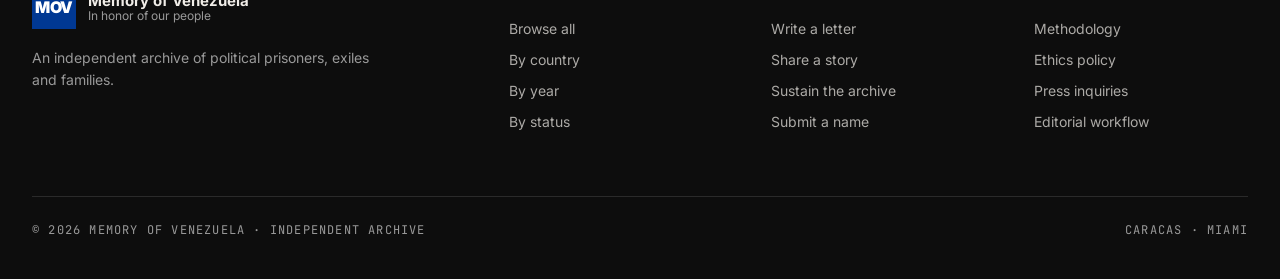
<file: archive.html>
<!doctype html>
<html lang="en">
<head>
<meta charset="utf-8" />
<meta name="viewport" content="width=device-width, initial-scale=1" />
<title>The Archive — Memory of Venezuela</title>
<link rel="preconnect" href="https://fonts.googleapis.com" />
<link rel="preconnect" href="https://fonts.gstatic.com" crossorigin />
<link href="https://fonts.googleapis.com/css2?family=Inter:wght@400;500;600;700;800;900&family=Playfair+Display:wght@400;700&family=JetBrains+Mono:wght@400&display=swap" rel="stylesheet" />
<style>
/* Memory of Venezuela — shared stylesheet */
:root {
  --cream: #F0EDE8;
  --cream-2: #E8E4DC;
  --white: #FFFFFF;
  --black: #1A1A1A;
  --true-black: #0D0D0D;
  --red: #CF142B;
  --blue: #003893;
  --blue-deep: #002564;
  --yellow: #FCD116;
  --yellow-deep: #C9A410;
  --red-deep: #A31821;
  --primary: #003893;
  --primary-deep: #002564;
  --amber: #C8820A;
  --gray-900: #1F1F1F;
  --gray-700: #3D3D3D;
  --gray-500: #666666;
  --gray-400: #888888;
  --gray-300: #999999;
  --gray-200: #D0CCC8;
  --gray-100: #E5E1DA;
  --cuba-blue: #0057A8;
  --nicaragua-green: #2E7D32;
  --venezuela-red: #B71C1C;

  --font-sans: 'Inter', -apple-system, BlinkMacSystemFont, 'Helvetica Neue', sans-serif;
  --font-serif: 'Playfair Display', Georgia, serif;
  --font-mono: 'JetBrains Mono', 'IBM Plex Mono', ui-monospace, Menlo, monospace;

  --max: 1320px;
  --gutter: 32px;
}

* { box-sizing: border-box; }
html, body { margin: 0; padding: 0; }
body {
  font-family: var(--font-sans);
  background: var(--cream);
  color: var(--black);
  font-size: 16px;
  line-height: 1.5;
  -webkit-font-smoothing: antialiased;
  text-rendering: optimizeLegibility;
}
img { max-width: 100%; display: block; }
a { color: inherit; text-decoration: none; }

/* ---------- Type scale ---------- */
.t-hero { font-size: clamp(48px, 6vw, 84px); font-weight: 900; letter-spacing: -0.025em; line-height: 1.02; }
.t-h1   { font-size: clamp(40px, 4.2vw, 56px); font-weight: 800; letter-spacing: -0.02em; line-height: 1.05; }
.t-h2   { font-size: clamp(28px, 2.8vw, 40px); font-weight: 800; letter-spacing: -0.015em; line-height: 1.1; }
.t-h3   { font-size: 28px; font-weight: 700; letter-spacing: -0.01em; line-height: 1.2; }
.t-h4   { font-size: 20px; font-weight: 700; letter-spacing: -0.005em; line-height: 1.3; }
.t-lead { font-size: 20px; font-weight: 400; line-height: 1.55; color: var(--gray-700); }
.t-body { font-size: 16px; font-weight: 400; line-height: 1.65; }
.t-small{ font-size: 13px; font-weight: 400; color: var(--gray-500); }
.t-cap  { font-size: 12px; font-weight: 400; color: var(--gray-500); }
.t-label{
  font-size: 11px; font-weight: 700; text-transform: uppercase;
  letter-spacing: 0.12em; color: var(--blue);
}
.t-mono { font-family: var(--font-mono); font-size: 12px; letter-spacing: 0.06em; text-transform: uppercase; color: var(--gray-500); }
.t-quote{ font-family: var(--font-serif); font-weight: 700; font-size: clamp(28px, 3vw, 40px); line-height: 1.25; letter-spacing: -0.005em; color: var(--black); }

/* ---------- Layout ---------- */
.wrap { max-width: var(--max); margin: 0 auto; padding: 0 var(--gutter); }
.section { padding: 96px 0; border-top: 1px solid var(--gray-200); }
.section.tight { padding: 64px 0; }
.section-head { display: flex; flex-direction: column; gap: 12px; margin-bottom: 48px; }
.section-head .num { font-family: var(--font-mono); font-size: 12px; color: var(--gray-500); text-transform: uppercase; letter-spacing: 0.14em; }

/* ---------- Header ---------- */
.topband {
  background: var(--true-black);
  color: var(--cream);
  font-family: var(--font-mono);
  font-size: 11px;
  letter-spacing: 0.14em;
  text-transform: uppercase;
}
.topband .wrap { display: flex; justify-content: space-between; align-items: center; padding-top: 10px; padding-bottom: 10px; gap: 24px; }
.topband a { color: inherit; opacity: 0.7; }
.topband a:hover { opacity: 1; }
.topband .lang { display: inline-flex; gap: 8px; }
.topband .lang button {
  background: transparent; border: 1px solid rgba(255,255,255,0.2); color: var(--cream);
  font: inherit; letter-spacing: 0.14em; text-transform: uppercase;
  padding: 4px 10px; cursor: pointer;
}
.topband .lang button.on { background: var(--cream); color: var(--true-black); border-color: var(--cream); }

.nav {
  background: var(--cream);
  border-bottom: 1px solid var(--gray-200);
  position: sticky; top: 0; z-index: 50;
}
.nav .wrap { display: flex; align-items: center; gap: 32px; padding-top: 16px; padding-bottom: 16px; }
.brand { display: flex; align-items: center; gap: 12px; font-weight: 700; }
.brand-mark {
  width: 44px; height: 44px; background: var(--blue); color: var(--white);
  display: grid; place-items: center; font-weight: 900; letter-spacing: -0.02em;
  font-size: 16px;
}
.brand-text { display: flex; flex-direction: column; line-height: 1.15; }
.brand-text strong { font-size: 15px; font-weight: 700; }
.brand-text span { font-size: 12px; color: var(--gray-500); font-weight: 400; }
.nav-links { display: flex; gap: 28px; margin-left: auto; align-items: center; }
.nav-links a { font-size: 14px; color: var(--gray-700); }
.nav-links a:hover, .nav-links a.active { color: var(--black); }
.nav-actions { display: flex; align-items: center; gap: 12px; }
.btn {
  display: inline-flex; align-items: center; gap: 8px;
  padding: 12px 20px; font-size: 14px; font-weight: 600;
  border: 1px solid var(--black); background: var(--black); color: var(--cream);
  cursor: pointer; transition: background 0.15s ease;
}
.btn:hover { background: var(--gray-700); }
.btn.red { background: var(--blue); border-color: var(--blue); color: var(--white); }
.btn.red:hover { background: var(--blue-deep); border-color: var(--blue-deep); }
.btn.ghost { background: transparent; color: var(--black); }
.btn.ghost:hover { background: var(--black); color: var(--cream); }
.search-icon {
  width: 40px; height: 40px; border-radius: 999px;
  border: 1px solid var(--gray-200); background: var(--white);
  display: grid; place-items: center; cursor: pointer;
}

/* ---------- Status pills ---------- */
.pill {
  display: inline-flex; align-items: center; gap: 6px;
  font-size: 11px; font-weight: 700; letter-spacing: 0.12em; text-transform: uppercase;
  padding: 5px 10px; border: 1px solid currentColor;
}
.pill.imprisoned { color: var(--red); }
.pill.exiled    { color: var(--amber); }
.pill.liberated { color: var(--nicaragua-green); }
.pill.killed    { color: var(--red-deep); }
.pill.disappeared { color: var(--black); }
.pill.family    { color: var(--cuba-blue); }
.pill.solid { background: var(--red); color: var(--white); border-color: var(--red); }
.pill.solid.amber { background: var(--amber); border-color: var(--amber); }
.pill.solid.green { background: var(--nicaragua-green); border-color: var(--nicaragua-green); }

/* ---------- Photo placeholder ---------- */
.photo {
  background: var(--cream-2);
  position: relative;
  overflow: hidden;
  display: flex; align-items: flex-end; justify-content: flex-start;
}
.photo::before {
  content: ""; position: absolute; inset: 0;
  background-image: repeating-linear-gradient(
    -45deg,
    rgba(0,0,0,0.025) 0 1px,
    transparent 1px 14px
  );
}
.photo .photo-cap {
  position: relative; z-index: 1;
  font-family: var(--font-mono); font-size: 11px;
  text-transform: uppercase; letter-spacing: 0.14em;
  color: var(--gray-500);
  padding: 12px 14px;
}
.photo.dark { background: var(--true-black); }
.photo.dark::before { background-image: repeating-linear-gradient(-45deg, rgba(255,255,255,0.04) 0 1px, transparent 1px 14px); }
.photo.dark .photo-cap { color: var(--gray-300); }

/* ---------- Person card ---------- */
.person-card {
  display: block;
  background: var(--white);
  border: 1px solid var(--gray-200);
  transition: border-color 0.15s ease, transform 0.15s ease;
}
.person-card:hover { border-color: var(--black); }
.person-card .photo { aspect-ratio: 4/5; }
.person-card .meta { padding: 18px 20px 22px; }
.person-card .meta h4 { margin: 0 0 6px; font-size: 18px; font-weight: 700; letter-spacing: -0.005em; }
.person-card .meta .sub { font-size: 13px; color: var(--gray-500); }
.person-card .pill { margin-bottom: 12px; }

/* ---------- Footer ---------- */
.foot { background: var(--true-black); color: var(--cream); padding: 80px 0 40px; margin-top: 96px; }
.foot a { color: var(--cream); opacity: 0.7; }
.foot a:hover { opacity: 1; }
.foot-grid { display: grid; grid-template-columns: 2fr 1fr 1fr 1fr; gap: 48px; }
.foot-col h5 { font-size: 11px; letter-spacing: 0.14em; text-transform: uppercase; color: var(--gray-300); margin: 0 0 16px; font-family: var(--font-mono); font-weight: 400; }
.foot-col ul { list-style: none; padding: 0; margin: 0; display: flex; flex-direction: column; gap: 10px; font-size: 14px; }
.foot-bottom { margin-top: 64px; padding-top: 24px; border-top: 1px solid rgba(255,255,255,0.12); display: flex; justify-content: space-between; font-size: 12px; color: var(--gray-300); font-family: var(--font-mono); letter-spacing: 0.1em; text-transform: uppercase; }

/* ---------- Stub data flag (preview mode) ---------- */
[data-stub] { position: relative; }
body.preview-on [data-stub] {
  outline: 2px dashed var(--yellow-deep);
  outline-offset: 2px;
  background-image: linear-gradient(135deg, rgba(252,209,22,0.06) 0 8px, transparent 8px 16px);
}
body.preview-on [data-stub]::after {
  content: "SAMPLE";
  position: absolute; top: -10px; left: -2px;
  font-family: var(--font-mono); font-size: 9px; letter-spacing: 0.16em; font-weight: 700;
  background: var(--yellow); color: var(--black); padding: 2px 6px;
  z-index: 5;
}
.preview-toggle {
  display: inline-flex; align-items: center; gap: 8px;
  font-family: var(--font-mono); font-size: 11px; letter-spacing: 0.12em; text-transform: uppercase;
  background: var(--yellow); color: var(--black); border: 0; padding: 4px 10px;
  cursor: pointer;
}
.preview-toggle .dot { width: 6px; height: 6px; border-radius: 999px; background: var(--black); }
body.preview-on .preview-toggle { background: var(--black); color: var(--yellow); }
body.preview-on .preview-toggle .dot { background: var(--yellow); }

/* ---------- Utilities ---------- */
.hr { border: 0; border-top: 1px solid var(--gray-200); margin: 0; }
.flag { width: 18px; height: 12px; display: inline-block; vertical-align: middle; border: 1px solid rgba(0,0,0,0.05); }
.country-tag { display: inline-flex; align-items: center; gap: 6px; font-size: 11px; font-weight: 700; letter-spacing: 0.12em; text-transform: uppercase; }

</style>
<style>
  .arc-head { padding: 64px 0 48px; }
  .arc-head h1 { margin: 16px 0 16px; }
  .arc-head .stats {
    display: flex; gap: 48px; margin-top: 32px; padding-top: 24px;
    border-top: 1px solid var(--gray-200); flex-wrap: wrap;
  }
  .arc-head .stats div { font-size: 13px; color: var(--gray-500); }
  .arc-head .stats strong { display: block; font-size: 22px; font-weight: 800; color: var(--black); letter-spacing: -0.01em; margin-bottom: 4px; }

  .filter-bar {
    border-top: 1px solid var(--gray-200);
    border-bottom: 1px solid var(--gray-200);
    background: var(--cream);
    position: sticky; top: 77px; z-index: 40;
  }
  .filter-bar .wrap { display: flex; align-items: center; gap: 28px; padding-top: 14px; padding-bottom: 14px; flex-wrap: wrap; }
  .filter-group { display: flex; align-items: center; gap: 10px; }
  .filter-group .lbl { font-family: var(--font-mono); font-size: 11px; letter-spacing: 0.14em; text-transform: uppercase; color: var(--gray-500); }
  .chip {
    font-size: 12px; font-weight: 600; padding: 6px 12px;
    border: 1px solid var(--gray-200); background: var(--white); color: var(--gray-700);
    cursor: pointer; transition: all 0.15s;
  }
  .chip:hover { border-color: var(--black); color: var(--black); }
  .chip.on { background: var(--black); color: var(--cream); border-color: var(--black); }
  .chip.on.red { background: var(--red); border-color: var(--red); color: var(--white); }

  .search-box {
    margin-left: auto;
    display: flex; align-items: center; gap: 8px;
    background: var(--white); border: 1px solid var(--gray-200); padding: 8px 14px;
    min-width: 280px;
  }
  .search-box input { border: 0; background: transparent; outline: none; font: inherit; flex: 1; font-size: 13px; }

  .results-info { display: flex; justify-content: space-between; align-items: center; padding: 28px 0 24px; }
  .results-info .count { font-size: 14px; color: var(--gray-700); }
  .results-info .count strong { color: var(--black); }
  .results-info .sort { font-size: 13px; color: var(--gray-500); display: flex; align-items: center; gap: 12px; }
  .results-info .sort select { font: inherit; border: 0; background: transparent; color: var(--black); font-weight: 600; }

  .grid {
    display: grid; grid-template-columns: repeat(4, 1fr);
    gap: 0;
    border-top: 1px solid var(--gray-200);
    border-left: 1px solid var(--gray-200);
  }
  .card2 {
    border-right: 1px solid var(--gray-200);
    border-bottom: 1px solid var(--gray-200);
    background: var(--white);
    padding: 28px;
    transition: background 0.15s;
    display: flex; flex-direction: column; gap: 14px;
    position: relative;
  }
  .card2:hover { background: var(--cream-2); }
  .card2 .photo { aspect-ratio: 4/5; }
  .card2 .pill { align-self: flex-start; }
  .card2 h4 { margin: 0; font-size: 18px; font-weight: 700; letter-spacing: -0.005em; line-height: 1.2; }
  .card2 .row { display: flex; align-items: center; gap: 8px; font-size: 12px; color: var(--gray-500); flex-wrap: wrap; }
  .card2 .age { color: var(--gray-700); font-weight: 600; }
  .card2 .since { font-family: var(--font-mono); font-size: 11px; color: var(--gray-700); letter-spacing: 0.06em; padding-top: 2px; border-top: 1px solid var(--gray-200); }

  .pager { display: flex; justify-content: center; gap: 8px; padding: 64px 0; }
  .pager a, .pager span {
    width: 40px; height: 40px; display: grid; place-items: center;
    border: 1px solid var(--gray-200); background: var(--white); font-size: 13px; font-weight: 600;
  }
  .pager a:hover { border-color: var(--black); }
  .pager .on { background: var(--black); color: var(--cream); border-color: var(--black); }

  .countries-row { display: grid; grid-template-columns: repeat(3, 1fr); border-top: 1px solid var(--gray-200); }
  .country {
    padding: 32px;
    border-right: 1px solid var(--gray-200);
    display: flex; align-items: center; gap: 20px;
  }
  .country:last-child { border-right: 0; }
  .country .stripe { width: 6px; align-self: stretch; }
  .country.ven .stripe { background: var(--venezuela-red); }
  .country.cub .stripe { background: var(--cuba-blue); }
  .country.nic .stripe { background: var(--nicaragua-green); }
  .country .data h3 { margin: 0 0 4px; font-size: 22px; font-weight: 800; letter-spacing: -0.01em; }
  .country .data .num { font-family: var(--font-mono); font-size: 12px; color: var(--gray-500); letter-spacing: 0.08em; text-transform: uppercase; }

  @media (max-width: 1100px) {
    .grid { grid-template-columns: repeat(3, 1fr); }
    .countries-row { grid-template-columns: 1fr; }
    .country { border-right: 0; border-bottom: 1px solid var(--gray-200); }
  }
  @media (max-width: 760px) {
    .grid { grid-template-columns: repeat(2, 1fr); }
    .nav-links { display: none; }
    .filter-bar { position: static; }
  }
</style>
</head>
<body>

<div class="topband">
  <div class="wrap">
    <div>An independent archive · In honor of our people</div>
    <div class="lang"><button class="on">EN</button><button>ES</button></div>
    <button class="preview-toggle" id="previewToggle"><span class="dot"></span>Preview · highlight stubs</button>
  </div>
</div>

<header class="nav">
  <div class="wrap">
    <a href="index.html" class="brand">
      <span class="brand-mark">MOV</span>
      <span class="brand-text"><strong>Memory of Venezuela</strong><span>In honor of our people</span></span>
    </a>
    <nav class="nav-links">
      <a href="archive.html" class="active">The Archive</a>
      <a href="#">Stories</a>
      <a href="#">Countries</a>
      <a href="#">Timeline</a>
      <a href="#">About</a>
    </nav>
    <div class="nav-actions">
      <button class="search-icon" aria-label="Search"><svg width="16" height="16" viewBox="0 0 16 16" fill="none" stroke="currentColor" stroke-width="1.6"><circle cx="7" cy="7" r="5"/><path d="M11 11l3 3"/></svg></button>
      <a class="btn red" href="index.html#help">Support Justice</a>
    </div>
  </div>
</header>

<!-- ARCHIVE HEAD -->
<section class="arc-head">
  <div class="wrap">
    <div class="t-mono">The Archive</div>
    <h1 class="t-h1">312 people. Their names,<br/>their stories, their record.</h1>
    <p class="t-lead" style="max-width: 780px;">
      Every person here was added with the consent of themselves or their family.
      Each profile is sourced and dated. Filter by country, status or year — or search
      by name to find someone you are looking for.
    </p>

    <div class="stats" data-stub>
      <div><strong>312</strong>People in the archive</div>
      <div><strong>184</strong>Currently imprisoned</div>
      <div><strong>72</strong>Liberated since 2014</div>
      <div><strong>56</strong>In exile or family of victim</div>
    </div>
  </div>
</section>

<!-- FILTER BAR -->
<div class="filter-bar">
  <div class="wrap">
    <div class="filter-group">
      <span class="lbl">Status</span>
      <button class="chip on">All</button>
      <button class="chip">Imprisoned</button>
      <button class="chip">Liberated</button>
      <button class="chip">In exile</button>
      <button class="chip">Family</button>
      <button class="chip">Disappeared</button>
      <button class="chip">Killed</button>
    </div>
    <div class="filter-group">
      <span class="lbl">Country</span>
      <button class="chip on">All</button>
      <button class="chip">Venezuela</button>
      </div>
    <div class="search-box">
      <svg width="14" height="14" viewBox="0 0 16 16" fill="none" stroke="currentColor" stroke-width="1.6" style="color: var(--gray-500);"><circle cx="7" cy="7" r="5"/><path d="M11 11l3 3"/></svg>
      <input placeholder="Search by name, place, year…" />
    </div>
  </div>
</div>

<!-- RESULTS -->
<div class="wrap">
  <div class="results-info">
    <div class="count">Showing <strong>1–16</strong> of <strong>312</strong> · sorted by most recently added</div>
    <div class="sort">Sort
      <select>
        <option>Most recently added</option>
        <option>Alphabetical</option>
        <option>Date of detention</option>
        <option>Time held (longest first)</option>
      </select>
    </div>
  </div>

  <div class="grid" data-stub>
    <!-- Carmen, the example -->
    <a href="carmen.html" class="card2">
      <div class="photo"><span class="photo-cap">PORTRAIT — CARMEN TERESA NAVAS · PHOTO PENDING</span></div>
      <span class="pill family">Family of a disappeared person</span>
      <h4>Carmen Teresa Navas</h4>
      <div class="row"><span class="age">82 years old</span> · <span>Venezuela</span></div>
      <div class="since">Mother of Víctor Hugo Quero Navas · detained 01.01.2025</div>
    </a>

    <a href="#" class="card2">
      <div class="photo"><span class="photo-cap">PORTRAIT — A. RODRÍGUEZ</span></div>
      <span class="pill imprisoned">Imprisoned</span>
      <h4>Andrea Rodríguez Suárez</h4>
      <div class="row"><span class="age">28</span> · <span>Maracay, VE</span></div>
      <div class="since">Detained 08.04.24 · 631 days</div>
    </a>

    <a href="#" class="card2">
      <div class="photo"><span class="photo-cap">PORTRAIT — J. CONTRERAS</span></div>
      <span class="pill liberated">Liberated</span>
      <h4>Javier Martín Contreras</h4>
      <div class="row"><span class="age">41</span> · <span>Valencia, VE</span></div>
      <div class="since">Released 02.02.26 after 9 years</div>
    </a>

    <a href="#" class="card2">
      <div class="photo"><span class="photo-cap">PORTRAIT — D. PÉREZ</span></div>
      <span class="pill exiled">In exile</span>
      <h4>Daniel Pérez Echeverría</h4>
      <div class="row"><span class="age">36</span> · <span>Now Madrid, ES</span></div>
      <div class="since">Left Venezuela 03.2017</div>
    </a>

    <a href="#" class="card2">
      <div class="photo"><span class="photo-cap">PLACEHOLDER — PROFILE PENDING</span></div>
      <span class="pill family">Family of victim</span>
      <h4>Pending profile</h4>
      <div class="row"><span class="age">—</span> · <span>Venezuela</span></div>
      <div class="since">Awaiting family consent</div>
    </a>

    <a href="#" class="card2">
      <div class="photo"><span class="photo-cap">PORTRAIT — R. MORALES</span></div>
      <span class="pill imprisoned">Imprisoned</span>
      <h4>Rafael Morales Quintero</h4>
      <div class="row"><span class="age">29</span> · <span>El Helicoide, VE</span></div>
      <div class="since">Detained 07.30.24 · 636 days</div>
    </a>

    <a href="#" class="card2">
      <div class="photo"><span class="photo-cap">PORTRAIT — M. CABRERA</span></div>
      <span class="pill exiled">In exile</span>
      <h4>María Cabrera Linares</h4>
      <div class="row"><span class="age">44</span> · <span>Now Bogotá, CO</span></div>
      <div class="since">Left Venezuela 11.2019</div>
    </a>

    <a href="#" class="card2">
      <div class="photo"><span class="photo-cap">PORTRAIT — H. VARGAS</span></div>
      <span class="pill killed">Killed in protest</span>
      <h4>Héctor Vargas Lugo</h4>
      <div class="row"><span class="age">19</span> · <span>Caracas, VE</span></div>
      <div class="since">Killed 04.20.17</div>
    </a>

    <a href="#" class="card2">
      <div class="photo"><span class="photo-cap">PORTRAIT — N. CHACÓN</span></div>
      <span class="pill imprisoned">Imprisoned</span>
      <h4>Natalia Chacón Briceño</h4>
      <div class="row"><span class="age">34</span> · <span>Tocuyito, VE</span></div>
      <div class="since">Detained 08.06.24 · 629 days</div>
    </a>

    <a href="#" class="card2">
      <div class="photo"><span class="photo-cap">PORTRAIT — S. ORTIZ</span></div>
      <span class="pill family">Family of victim</span>
      <h4>Soledad Ortiz Mendoza</h4>
      <div class="row"><span class="age">59</span> · <span>Maracaibo, VE</span></div>
      <div class="since">Wife of disappeared person, 2018</div>
    </a>

    <a href="#" class="card2">
      <div class="photo"><span class="photo-cap">PLACEHOLDER — PROFILE PENDING</span></div>
      <span class="pill exiled">In exile</span>
      <h4>Pending profile</h4>
      <div class="row"><span class="age">—</span> · <span>Venezuelan in exile</span></div>
      <div class="since">Awaiting consent</div>
    </a>

    <a href="#" class="card2">
      <div class="photo"><span class="photo-cap">PORTRAIT — V. ALBORNOZ</span></div>
      <span class="pill liberated">Liberated</span>
      <h4>Verónica Albornoz Pérez</h4>
      <div class="row"><span class="age">38</span> · <span>Caracas, VE</span></div>
      <div class="since">Released 02.02.26 after 18 months</div>
    </a>

    <a href="#" class="card2">
      <div class="photo"><span class="photo-cap">PORTRAIT — F. PARRA</span></div>
      <span class="pill imprisoned">Imprisoned</span>
      <h4>Felipe Parra Quintana</h4>
      <div class="row"><span class="age">26</span> · <span>Yare III, VE</span></div>
      <div class="since">Detained 08.12.24 · 623 days</div>
    </a>

    <a href="#" class="card2">
      <div class="photo"><span class="photo-cap">PORTRAIT — C. ESPINOZA</span></div>
      <span class="pill disappeared">Disappeared</span>
      <h4>Carlos Espinoza Bermúdez</h4>
      <div class="row"><span class="age">31</span> · <span>Last seen Caracas, VE</span></div>
      <div class="since">Missing since 06.18.24</div>
    </a>

    <a href="#" class="card2">
      <div class="photo"><span class="photo-cap">PORTRAIT — I. RUIZ</span></div>
      <span class="pill liberated">Liberated</span>
      <h4>Ignacio Ruiz Castellanos</h4>
      <div class="row"><span class="age">55</span> · <span>Caracas, VE</span></div>
      <div class="since">Released 02.02.26 after 11 years</div>
    </a>

    <a href="#" class="card2">
      <div class="photo"><span class="photo-cap">PORTRAIT — A. BLANCO</span></div>
      <span class="pill exiled">In exile</span>
      <h4>Andrés Blanco Falcón</h4>
      <div class="row"><span class="age">39</span> · <span>Now Lima, PE</span></div>
      <div class="since">Left Venezuela 09.2018</div>
    </a>
  </div>

  <div class="pager">
    <a href="#">‹</a>
    <span class="on">1</span>
    <a href="#">2</a>
    <a href="#">3</a>
    <a href="#">…</a>
    <a href="#">20</a>
    <a href="#">›</a>
  </div>
</div>

<!-- FOOTER -->
<footer class="foot">
  <div class="wrap">
    <div class="foot-grid">
      <div class="foot-col">
        <div class="brand" style="color: var(--cream);">
          <span class="brand-mark">MOV</span>
          <span class="brand-text"><strong>Memory of Venezuela</strong><span style="color: var(--gray-300);">In honor of our people</span></span>
        </div>
        <p style="color: var(--gray-300); margin-top: 18px; max-width: 360px; font-size: 14px; line-height: 1.6;">An independent archive of political prisoners, exiles and families.</p>
      </div>
      <div class="foot-col"><h5>The Archive</h5><ul><li><a href="archive.html">Browse all</a></li><li><a href="#">By country</a></li><li><a href="#">By year</a></li><li><a href="#">By status</a></li></ul></div>
      <div class="foot-col"><h5>How to help</h5><ul><li><a href="index.html#help">Write a letter</a></li><li><a href="index.html#help">Share a story</a></li><li><a href="index.html#help">Sustain the archive</a></li><li><a href="#">Submit a name</a></li></ul></div>
      <div class="foot-col"><h5>About</h5><ul><li><a href="#">Methodology</a></li><li><a href="#">Ethics policy</a></li><li><a href="#">Press inquiries</a></li><li><a href="agent.html">Editorial workflow</a></li></ul></div>
    </div>
    <div class="foot-bottom"><span>© 2026 Memory of Venezuela · Independent archive</span><span>Caracas · Miami</span></div>
  </div>
</footer>

<script>
  document.getElementById('previewToggle')?.addEventListener('click',()=>document.body.classList.toggle('preview-on'));
  document.querySelectorAll('.lang button').forEach(b=>b.addEventListener('click',()=>{
    document.querySelectorAll('.lang button').forEach(x=>x.classList.remove('on'));b.classList.add('on');
  }));
  document.querySelectorAll('.filter-group').forEach(g=>{
    g.querySelectorAll('.chip').forEach(c=>c.addEventListener('click',()=>{
      g.querySelectorAll('.chip').forEach(x=>x.classList.remove('on'));c.classList.add('on');
    }));
  });
</script>
</body>
</html>
</file>
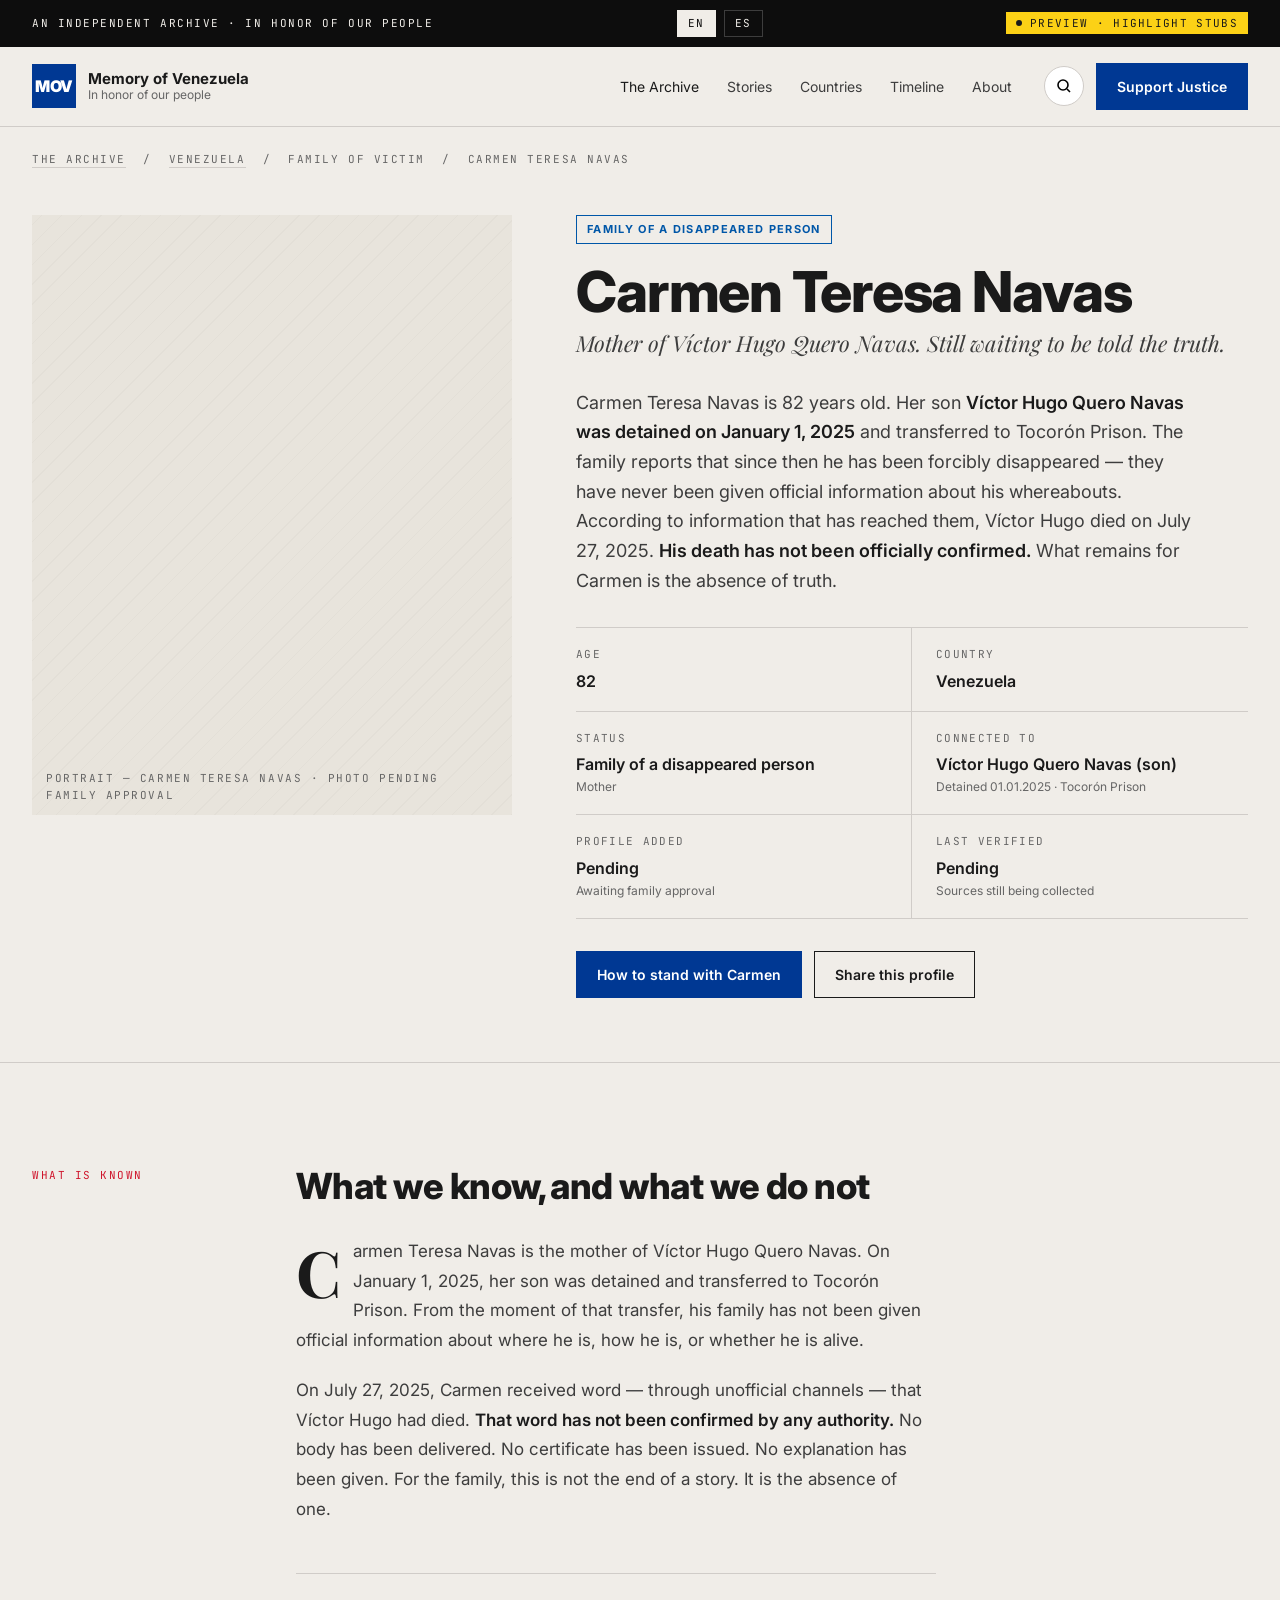
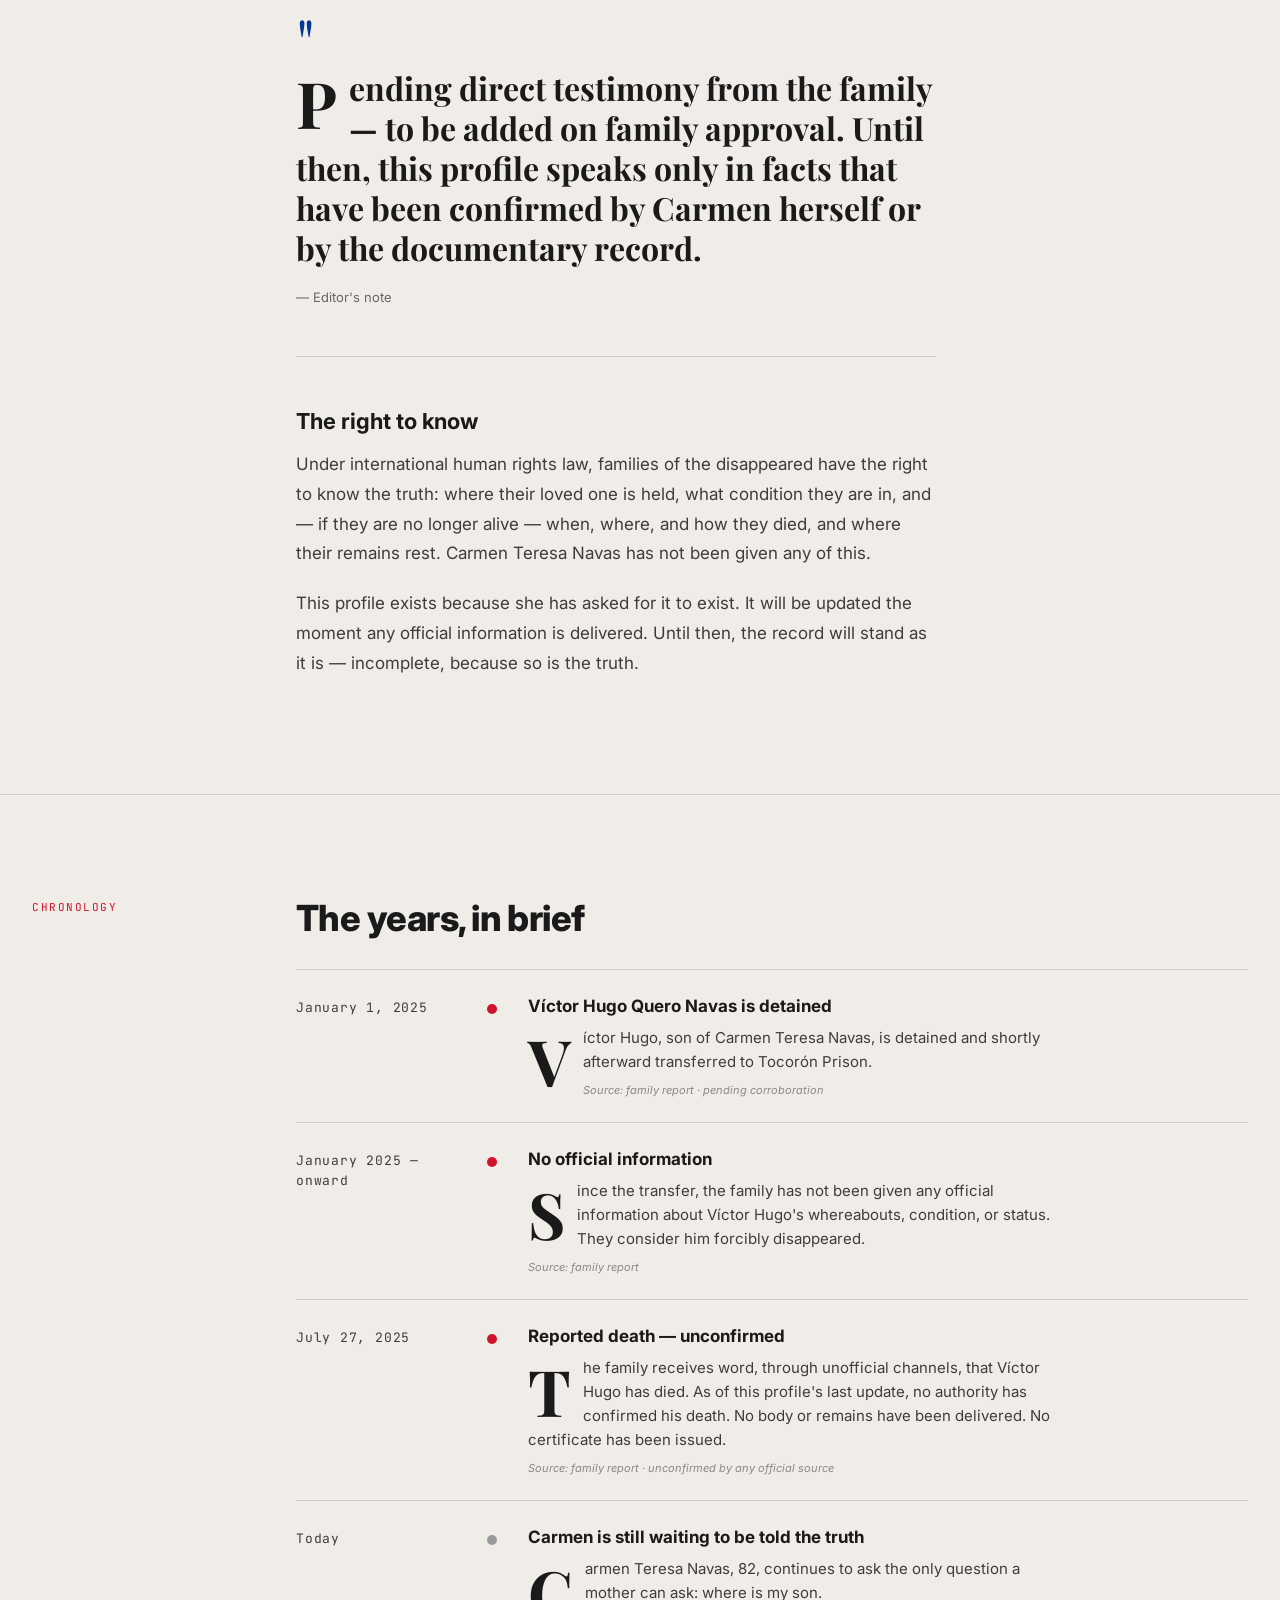
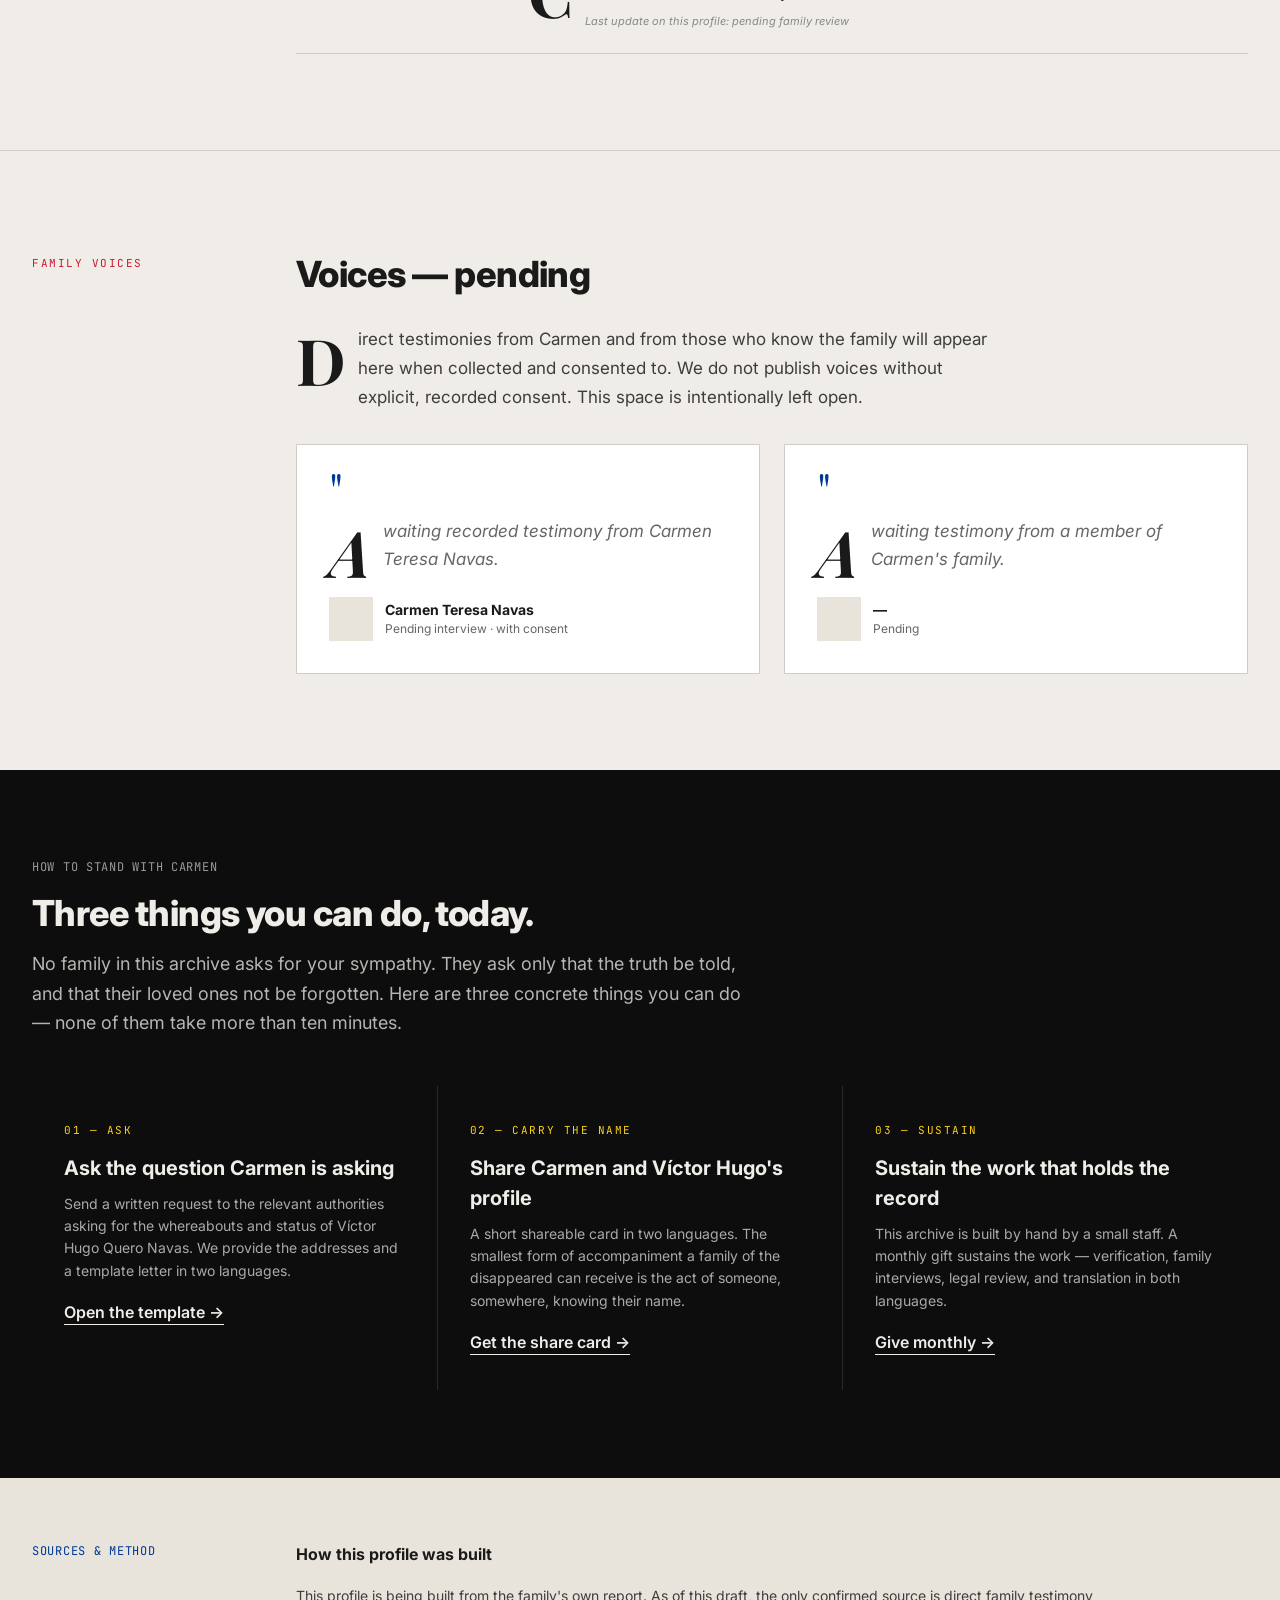
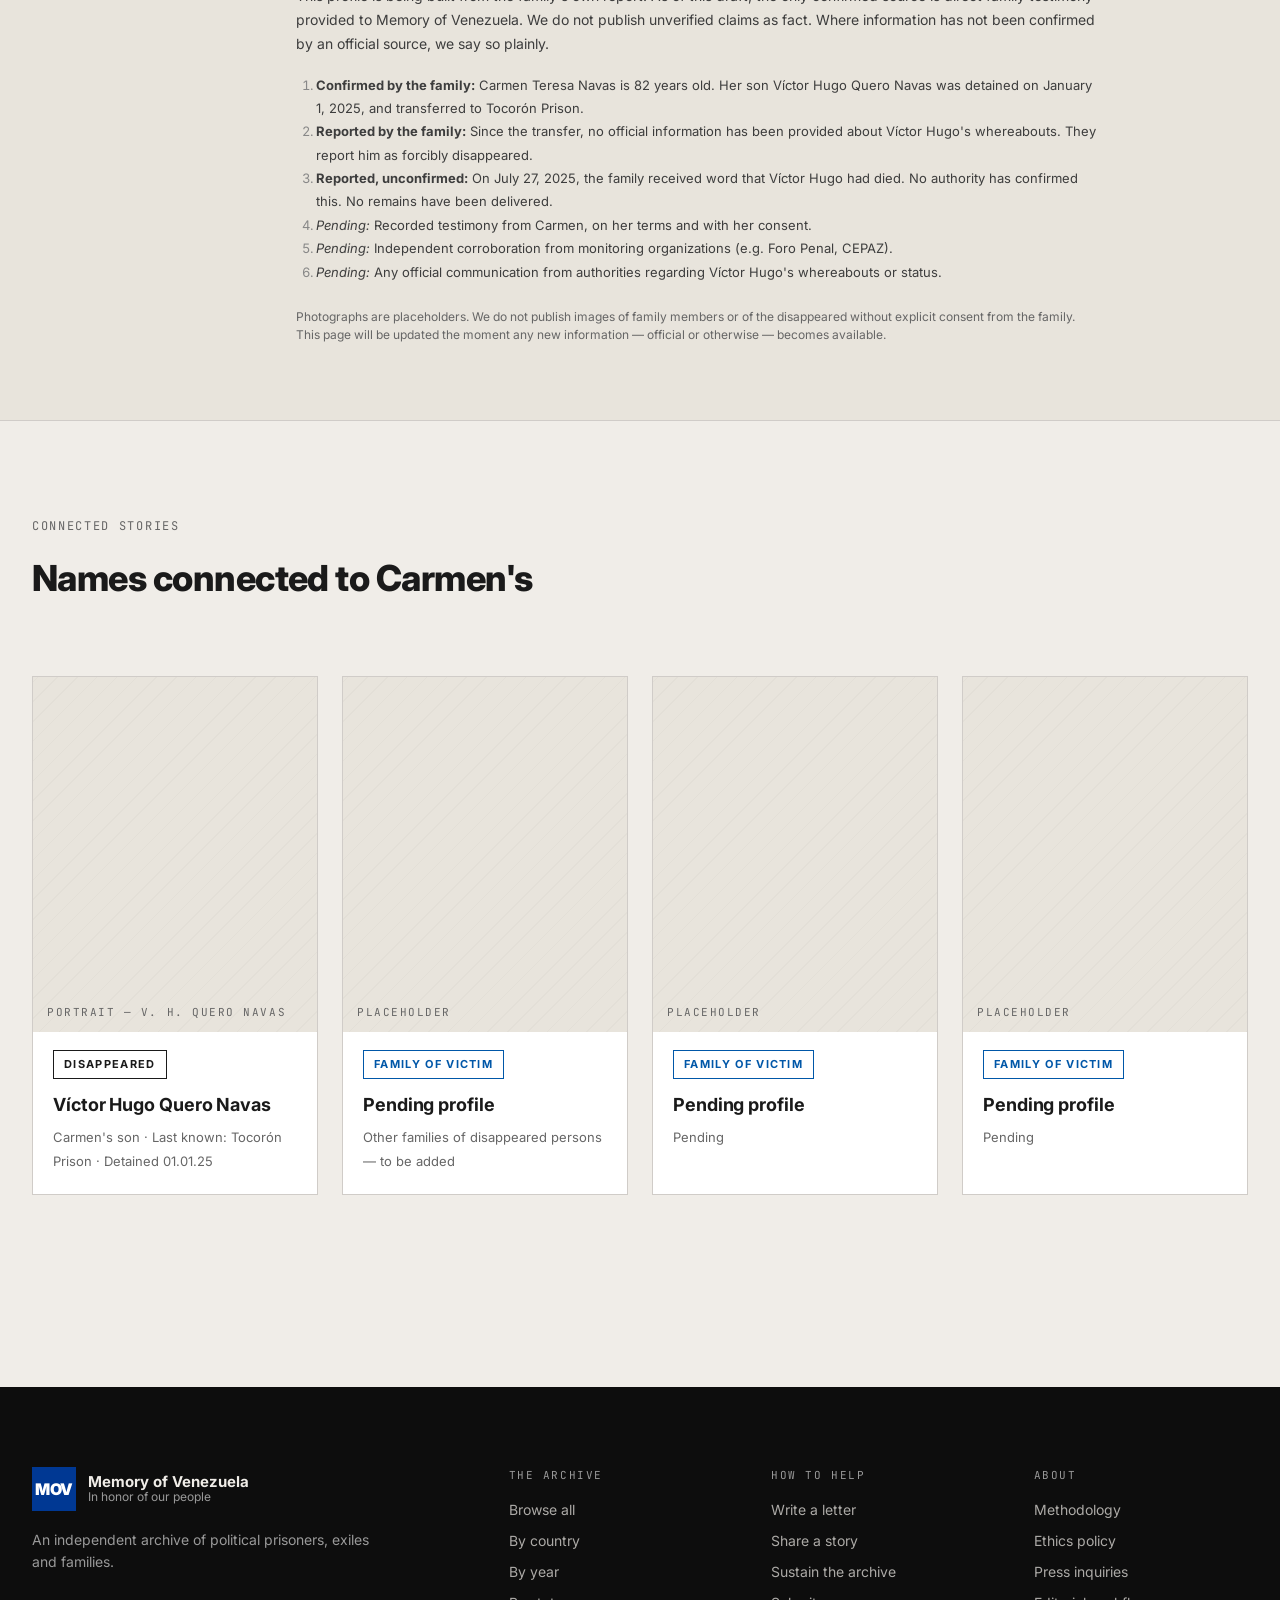
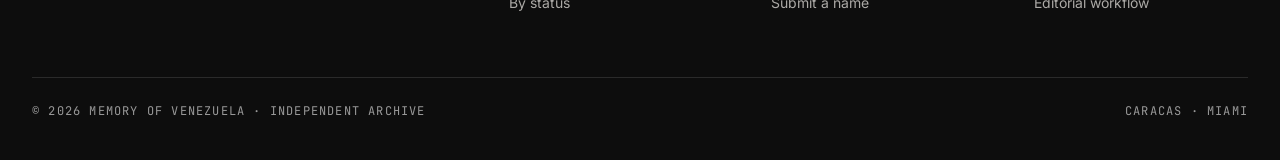
<file: carmen.html>
<!doctype html>
<html lang="en">
<head>
<meta charset="utf-8" />
<meta name="viewport" content="width=device-width, initial-scale=1" />
<title>Carmen Teresa Navas — Memory of Venezuela</title>
<link rel="preconnect" href="https://fonts.googleapis.com" />
<link rel="preconnect" href="https://fonts.gstatic.com" crossorigin />
<link href="https://fonts.googleapis.com/css2?family=Inter:wght@400;500;600;700;800;900&family=Playfair+Display:ital,wght@0,400;0,700;1,400;1,700&family=JetBrains+Mono:wght@400&display=swap" rel="stylesheet" />
<style>
/* Memory of Venezuela — shared stylesheet */
:root {
  --cream: #F0EDE8;
  --cream-2: #E8E4DC;
  --white: #FFFFFF;
  --black: #1A1A1A;
  --true-black: #0D0D0D;
  --red: #CF142B;
  --blue: #003893;
  --blue-deep: #002564;
  --yellow: #FCD116;
  --yellow-deep: #C9A410;
  --red-deep: #A31821;
  --primary: #003893;
  --primary-deep: #002564;
  --amber: #C8820A;
  --gray-900: #1F1F1F;
  --gray-700: #3D3D3D;
  --gray-500: #666666;
  --gray-400: #888888;
  --gray-300: #999999;
  --gray-200: #D0CCC8;
  --gray-100: #E5E1DA;
  --cuba-blue: #0057A8;
  --nicaragua-green: #2E7D32;
  --venezuela-red: #B71C1C;

  --font-sans: 'Inter', -apple-system, BlinkMacSystemFont, 'Helvetica Neue', sans-serif;
  --font-serif: 'Playfair Display', Georgia, serif;
  --font-mono: 'JetBrains Mono', 'IBM Plex Mono', ui-monospace, Menlo, monospace;

  --max: 1320px;
  --gutter: 32px;
}

* { box-sizing: border-box; }
html, body { margin: 0; padding: 0; }
body {
  font-family: var(--font-sans);
  background: var(--cream);
  color: var(--black);
  font-size: 16px;
  line-height: 1.5;
  -webkit-font-smoothing: antialiased;
  text-rendering: optimizeLegibility;
}
img { max-width: 100%; display: block; }
a { color: inherit; text-decoration: none; }

/* ---------- Type scale ---------- */
.t-hero { font-size: clamp(48px, 6vw, 84px); font-weight: 900; letter-spacing: -0.025em; line-height: 1.02; }
.t-h1   { font-size: clamp(40px, 4.2vw, 56px); font-weight: 800; letter-spacing: -0.02em; line-height: 1.05; }
.t-h2   { font-size: clamp(28px, 2.8vw, 40px); font-weight: 800; letter-spacing: -0.015em; line-height: 1.1; }
.t-h3   { font-size: 28px; font-weight: 700; letter-spacing: -0.01em; line-height: 1.2; }
.t-h4   { font-size: 20px; font-weight: 700; letter-spacing: -0.005em; line-height: 1.3; }
.t-lead { font-size: 20px; font-weight: 400; line-height: 1.55; color: var(--gray-700); }
.t-body { font-size: 16px; font-weight: 400; line-height: 1.65; }
.t-small{ font-size: 13px; font-weight: 400; color: var(--gray-500); }
.t-cap  { font-size: 12px; font-weight: 400; color: var(--gray-500); }
.t-label{
  font-size: 11px; font-weight: 700; text-transform: uppercase;
  letter-spacing: 0.12em; color: var(--blue);
}
.t-mono { font-family: var(--font-mono); font-size: 12px; letter-spacing: 0.06em; text-transform: uppercase; color: var(--gray-500); }
.t-quote{ font-family: var(--font-serif); font-weight: 700; font-size: clamp(28px, 3vw, 40px); line-height: 1.25; letter-spacing: -0.005em; color: var(--black); }

/* ---------- Layout ---------- */
.wrap { max-width: var(--max); margin: 0 auto; padding: 0 var(--gutter); }
.section { padding: 96px 0; border-top: 1px solid var(--gray-200); }
.section.tight { padding: 64px 0; }
.section-head { display: flex; flex-direction: column; gap: 12px; margin-bottom: 48px; }
.section-head .num { font-family: var(--font-mono); font-size: 12px; color: var(--gray-500); text-transform: uppercase; letter-spacing: 0.14em; }

/* ---------- Header ---------- */
.topband {
  background: var(--true-black);
  color: var(--cream);
  font-family: var(--font-mono);
  font-size: 11px;
  letter-spacing: 0.14em;
  text-transform: uppercase;
}
.topband .wrap { display: flex; justify-content: space-between; align-items: center; padding-top: 10px; padding-bottom: 10px; gap: 24px; }
.topband a { color: inherit; opacity: 0.7; }
.topband a:hover { opacity: 1; }
.topband .lang { display: inline-flex; gap: 8px; }
.topband .lang button {
  background: transparent; border: 1px solid rgba(255,255,255,0.2); color: var(--cream);
  font: inherit; letter-spacing: 0.14em; text-transform: uppercase;
  padding: 4px 10px; cursor: pointer;
}
.topband .lang button.on { background: var(--cream); color: var(--true-black); border-color: var(--cream); }

.nav {
  background: var(--cream);
  border-bottom: 1px solid var(--gray-200);
  position: sticky; top: 0; z-index: 50;
}
.nav .wrap { display: flex; align-items: center; gap: 32px; padding-top: 16px; padding-bottom: 16px; }
.brand { display: flex; align-items: center; gap: 12px; font-weight: 700; }
.brand-mark {
  width: 44px; height: 44px; background: var(--blue); color: var(--white);
  display: grid; place-items: center; font-weight: 900; letter-spacing: -0.02em;
  font-size: 16px;
}
.brand-text { display: flex; flex-direction: column; line-height: 1.15; }
.brand-text strong { font-size: 15px; font-weight: 700; }
.brand-text span { font-size: 12px; color: var(--gray-500); font-weight: 400; }
.nav-links { display: flex; gap: 28px; margin-left: auto; align-items: center; }
.nav-links a { font-size: 14px; color: var(--gray-700); }
.nav-links a:hover, .nav-links a.active { color: var(--black); }
.nav-actions { display: flex; align-items: center; gap: 12px; }
.btn {
  display: inline-flex; align-items: center; gap: 8px;
  padding: 12px 20px; font-size: 14px; font-weight: 600;
  border: 1px solid var(--black); background: var(--black); color: var(--cream);
  cursor: pointer; transition: background 0.15s ease;
}
.btn:hover { background: var(--gray-700); }
.btn.red { background: var(--blue); border-color: var(--blue); color: var(--white); }
.btn.red:hover { background: var(--blue-deep); border-color: var(--blue-deep); }
.btn.ghost { background: transparent; color: var(--black); }
.btn.ghost:hover { background: var(--black); color: var(--cream); }
.search-icon {
  width: 40px; height: 40px; border-radius: 999px;
  border: 1px solid var(--gray-200); background: var(--white);
  display: grid; place-items: center; cursor: pointer;
}

/* ---------- Status pills ---------- */
.pill {
  display: inline-flex; align-items: center; gap: 6px;
  font-size: 11px; font-weight: 700; letter-spacing: 0.12em; text-transform: uppercase;
  padding: 5px 10px; border: 1px solid currentColor;
}
.pill.imprisoned { color: var(--red); }
.pill.exiled    { color: var(--amber); }
.pill.liberated { color: var(--nicaragua-green); }
.pill.killed    { color: var(--red-deep); }
.pill.disappeared { color: var(--black); }
.pill.family    { color: var(--cuba-blue); }
.pill.solid { background: var(--red); color: var(--white); border-color: var(--red); }
.pill.solid.amber { background: var(--amber); border-color: var(--amber); }
.pill.solid.green { background: var(--nicaragua-green); border-color: var(--nicaragua-green); }

/* ---------- Photo placeholder ---------- */
.photo {
  background: var(--cream-2);
  position: relative;
  overflow: hidden;
  display: flex; align-items: flex-end; justify-content: flex-start;
}
.photo::before {
  content: ""; position: absolute; inset: 0;
  background-image: repeating-linear-gradient(
    -45deg,
    rgba(0,0,0,0.025) 0 1px,
    transparent 1px 14px
  );
}
.photo .photo-cap {
  position: relative; z-index: 1;
  font-family: var(--font-mono); font-size: 11px;
  text-transform: uppercase; letter-spacing: 0.14em;
  color: var(--gray-500);
  padding: 12px 14px;
}
.photo.dark { background: var(--true-black); }
.photo.dark::before { background-image: repeating-linear-gradient(-45deg, rgba(255,255,255,0.04) 0 1px, transparent 1px 14px); }
.photo.dark .photo-cap { color: var(--gray-300); }

/* ---------- Person card ---------- */
.person-card {
  display: block;
  background: var(--white);
  border: 1px solid var(--gray-200);
  transition: border-color 0.15s ease, transform 0.15s ease;
}
.person-card:hover { border-color: var(--black); }
.person-card .photo { aspect-ratio: 4/5; }
.person-card .meta { padding: 18px 20px 22px; }
.person-card .meta h4 { margin: 0 0 6px; font-size: 18px; font-weight: 700; letter-spacing: -0.005em; }
.person-card .meta .sub { font-size: 13px; color: var(--gray-500); }
.person-card .pill { margin-bottom: 12px; }

/* ---------- Footer ---------- */
.foot { background: var(--true-black); color: var(--cream); padding: 80px 0 40px; margin-top: 96px; }
.foot a { color: var(--cream); opacity: 0.7; }
.foot a:hover { opacity: 1; }
.foot-grid { display: grid; grid-template-columns: 2fr 1fr 1fr 1fr; gap: 48px; }
.foot-col h5 { font-size: 11px; letter-spacing: 0.14em; text-transform: uppercase; color: var(--gray-300); margin: 0 0 16px; font-family: var(--font-mono); font-weight: 400; }
.foot-col ul { list-style: none; padding: 0; margin: 0; display: flex; flex-direction: column; gap: 10px; font-size: 14px; }
.foot-bottom { margin-top: 64px; padding-top: 24px; border-top: 1px solid rgba(255,255,255,0.12); display: flex; justify-content: space-between; font-size: 12px; color: var(--gray-300); font-family: var(--font-mono); letter-spacing: 0.1em; text-transform: uppercase; }

/* ---------- Stub data flag (preview mode) ---------- */
[data-stub] { position: relative; }
body.preview-on [data-stub] {
  outline: 2px dashed var(--yellow-deep);
  outline-offset: 2px;
  background-image: linear-gradient(135deg, rgba(252,209,22,0.06) 0 8px, transparent 8px 16px);
}
body.preview-on [data-stub]::after {
  content: "SAMPLE";
  position: absolute; top: -10px; left: -2px;
  font-family: var(--font-mono); font-size: 9px; letter-spacing: 0.16em; font-weight: 700;
  background: var(--yellow); color: var(--black); padding: 2px 6px;
  z-index: 5;
}
.preview-toggle {
  display: inline-flex; align-items: center; gap: 8px;
  font-family: var(--font-mono); font-size: 11px; letter-spacing: 0.12em; text-transform: uppercase;
  background: var(--yellow); color: var(--black); border: 0; padding: 4px 10px;
  cursor: pointer;
}
.preview-toggle .dot { width: 6px; height: 6px; border-radius: 999px; background: var(--black); }
body.preview-on .preview-toggle { background: var(--black); color: var(--yellow); }
body.preview-on .preview-toggle .dot { background: var(--yellow); }

/* ---------- Utilities ---------- */
.hr { border: 0; border-top: 1px solid var(--gray-200); margin: 0; }
.flag { width: 18px; height: 12px; display: inline-block; vertical-align: middle; border: 1px solid rgba(0,0,0,0.05); }
.country-tag { display: inline-flex; align-items: center; gap: 6px; font-size: 11px; font-weight: 700; letter-spacing: 0.12em; text-transform: uppercase; }

</style>
<style>
  .crumbs { padding: 24px 0 0; font-family: var(--font-mono); font-size: 11px; letter-spacing: 0.14em; text-transform: uppercase; color: var(--gray-500); }
  .crumbs a { color: var(--gray-500); border-bottom: 1px solid var(--gray-200); padding-bottom: 1px; }
  .crumbs a:hover { color: var(--black); border-color: var(--black); }

  .profile-head { padding: 48px 0 64px; border-bottom: 1px solid var(--gray-200); }
  .ph-grid { display: grid; grid-template-columns: 5fr 7fr; gap: 64px; align-items: start; }
  .ph-grid .photo { aspect-ratio: 4/5; }
  .ph-meta .pill { margin-bottom: 18px; }
  .ph-meta h1 { margin: 0 0 6px; font-size: clamp(40px, 4.4vw, 60px); font-weight: 800; letter-spacing: -0.02em; line-height: 1.05; }
  .ph-meta .epithet { font-family: var(--font-serif); font-style: italic; font-size: 22px; color: var(--gray-700); margin-bottom: 28px; font-weight: 400; }
  .ph-meta .summary { font-size: 18px; line-height: 1.65; color: var(--gray-700); margin: 0 0 28px; max-width: 56ch; }
  .ph-meta .summary strong { color: var(--black); font-weight: 600; }

  .facts {
    border-top: 1px solid var(--gray-200);
    margin-top: 32px;
    display: grid; grid-template-columns: 1fr 1fr;
  }
  .facts dl { display: contents; }
  .facts .row { display: contents; }
  .fact {
    padding: 18px 0;
    border-bottom: 1px solid var(--gray-200);
    border-right: 1px solid var(--gray-200);
    padding-right: 24px;
  }
  .fact:nth-child(even) { padding-right: 0; padding-left: 24px; border-right: 0; }
  .fact dt { font-family: var(--font-mono); font-size: 11px; letter-spacing: 0.12em; text-transform: uppercase; color: var(--gray-500); margin-bottom: 6px; }
  .fact dd { margin: 0; font-size: 16px; font-weight: 600; color: var(--black); }
  .fact dd .sub { display: block; font-size: 12px; color: var(--gray-500); font-weight: 400; margin-top: 2px; }

  .actions { display: flex; gap: 12px; margin-top: 32px; flex-wrap: wrap; }

  /* Story body */
  .story { padding: 96px 0; }
  .story-grid { display: grid; grid-template-columns: 200px 1fr; gap: 64px; align-items: start; }
  .story-grid .marker { font-family: var(--font-mono); font-size: 11px; letter-spacing: 0.14em; text-transform: uppercase; color: var(--red); padding-top: 8px; position: sticky; top: 96px; }
  .story-grid h2 { margin: 0 0 24px; font-size: 36px; font-weight: 800; letter-spacing: -0.015em; }
  .story-grid h3 { margin: 36px 0 12px; font-size: 22px; font-weight: 700; }
  .story-grid p { font-size: 17px; line-height: 1.75; color: var(--gray-700); margin: 0 0 20px; }
  .story-grid p:first-of-type::first-letter { font-family: var(--font-serif); font-size: 64px; font-weight: 700; float: left; line-height: 0.9; padding-right: 12px; padding-top: 6px; color: var(--black); }
  .story-grid p strong { color: var(--black); font-weight: 600; }
  .story-grid .max { max-width: 64ch; }

  /* Pull quote inline */
  .pull {
    border-top: 1px solid var(--gray-200);
    border-bottom: 1px solid var(--gray-200);
    padding: 48px 0;
    margin: 48px 0;
  }
  .pull .qmark { font-family: var(--font-serif); font-size: 64px; color: var(--red); line-height: 0.6; margin-bottom: 8px; }
  .pull p { font-family: var(--font-serif); font-weight: 700; font-size: 32px; line-height: 1.25; color: var(--black); margin: 0 0 16px; }
  .pull cite { font-style: normal; font-size: 13px; color: var(--gray-500); font-family: var(--font-sans); }

  /* Timeline of detention */
  .det-timeline { display: flex; flex-direction: column; }
  .det-row { display: grid; grid-template-columns: 160px 24px 1fr; gap: 24px; padding: 24px 0; border-top: 1px solid var(--gray-200); align-items: start; }
  .det-row:last-child { border-bottom: 1px solid var(--gray-200); }
  .det-row .when { font-family: var(--font-mono); font-size: 13px; color: var(--gray-700); letter-spacing: 0.06em; padding-top: 4px; }
  .det-row .dot { display: grid; place-items: center; padding-top: 10px; }
  .det-row .dot::before { content: ""; width: 10px; height: 10px; border-radius: 999px; background: var(--gray-300); }
  .det-row.is-key .dot::before { background: var(--red); }
  .det-row .what h4 { margin: 0 0 6px; font-size: 17px; font-weight: 700; }
  .det-row .what p { margin: 0; color: var(--gray-700); font-size: 15px; line-height: 1.6; max-width: 60ch; }
  .det-row .what .src { font-size: 11px; color: var(--gray-400); margin-top: 8px; font-style: italic; }

  /* Family voices */
  .voices2 { display: grid; grid-template-columns: 1fr 1fr; gap: 24px; }
  .voice {
    background: var(--white); border: 1px solid var(--gray-200);
    padding: 32px; display: flex; flex-direction: column; gap: 16px;
  }
  .voice .qmark { font-family: var(--font-serif); font-size: 48px; line-height: 0.5; color: var(--red); }
  .voice .text { font-size: 17px; line-height: 1.65; color: var(--black); margin: 0; }
  .voice .who { display: flex; align-items: center; gap: 12px; margin-top: auto; }
  .voice .who .ph { width: 44px; height: 44px; background: var(--cream-2); flex: 0 0 44px; }
  .voice .who .name { font-weight: 700; font-size: 14px; }
  .voice .who .role { font-size: 12px; color: var(--gray-500); }

  /* Support */
  .support {
    background: var(--true-black); color: var(--cream); padding: 88px 0;
  }
  .support h2 { color: var(--cream); margin: 0 0 16px; }
  .support .lede { color: rgba(240,237,232,0.75); font-size: 18px; max-width: 720px; margin: 0 0 48px; line-height: 1.65; }
  .support-grid { display: grid; grid-template-columns: repeat(3, 1fr); gap: 1px; background: rgba(255,255,255,0.12); }
  .support-grid > div { background: var(--true-black); padding: 36px 32px; }
  .support-grid h4 { margin: 0 0 10px; font-size: 20px; font-weight: 700; color: var(--cream); }
  .support-grid p { margin: 0 0 18px; color: rgba(240,237,232,0.7); font-size: 14px; line-height: 1.6; }
  .support-grid .num { font-family: var(--font-mono); font-size: 11px; letter-spacing: 0.14em; color: var(--red); text-transform: uppercase; margin-bottom: 14px; display: block; }

  /* Sources */
  .sources { padding: 64px 0; background: var(--cream-2); }
  .sources h3 { margin: 0 0 18px; font-size: 16px; font-weight: 700; }
  .sources ol { padding-left: 20px; margin: 0; color: var(--gray-700); font-size: 13px; line-height: 1.8; }
  .sources li::marker { color: var(--gray-400); }

  /* Related */
  .related-grid { display: grid; grid-template-columns: repeat(4, 1fr); gap: 24px; }
  .related-grid .person-card .photo { aspect-ratio: 4/5; }

  @media (max-width: 1000px) {
    .ph-grid, .story-grid, .voices2, .support-grid, .related-grid, .foot-grid { grid-template-columns: 1fr; gap: 32px; }
    .related-grid { grid-template-columns: repeat(2, 1fr); }
    .story-grid .marker { position: static; }
    .nav-links { display: none; }
  }
</style>
</head>
<body>

<div class="topband">
  <div class="wrap">
    <div>An independent archive · In honor of our people</div>
    <div class="lang"><button class="on">EN</button><button>ES</button></div>
    <button class="preview-toggle" id="previewToggle"><span class="dot"></span>Preview · highlight stubs</button>
  </div>
</div>

<header class="nav">
  <div class="wrap">
    <a href="index.html" class="brand">
      <span class="brand-mark">MOV</span>
      <span class="brand-text"><strong>Memory of Venezuela</strong><span>In honor of our people</span></span>
    </a>
    <nav class="nav-links">
      <a href="archive.html" class="active">The Archive</a>
      <a href="#">Stories</a>
      <a href="#">Countries</a>
      <a href="#">Timeline</a>
      <a href="#">About</a>
    </nav>
    <div class="nav-actions">
      <button class="search-icon" aria-label="Search"><svg width="16" height="16" viewBox="0 0 16 16" fill="none" stroke="currentColor" stroke-width="1.6"><circle cx="7" cy="7" r="5"/><path d="M11 11l3 3"/></svg></button>
      <a class="btn red" href="index.html#help">Support Justice</a>
    </div>
  </div>
</header>

<div class="wrap">
  <div class="crumbs"><a href="archive.html">The Archive</a> &nbsp;/&nbsp; <a href="archive.html?country=ve">Venezuela</a> &nbsp;/&nbsp; Family of victim &nbsp;/&nbsp; Carmen Teresa Navas</div>
</div>

<!-- HEAD -->
<section class="profile-head">
  <div class="wrap">
    <div class="ph-grid">
      <div class="photo">
        <span class="photo-cap">PORTRAIT — CARMEN TERESA NAVAS · PHOTO PENDING FAMILY APPROVAL</span>
      </div>
      <div class="ph-meta">
        <span class="pill family">Family of a disappeared person</span>
        <h1>Carmen Teresa Navas</h1>
        <div class="epithet">Mother of Víctor Hugo Quero Navas. Still waiting to be told the truth.</div>
        <p class="summary">
          Carmen Teresa Navas is 82 years old. Her son <strong>Víctor Hugo Quero Navas was detained
          on January 1, 2025</strong> and transferred to Tocorón Prison. The family reports that
          since then he has been forcibly disappeared — they have never been given official
          information about his whereabouts. According to information that has reached them,
          Víctor Hugo died on July 27, 2025. <strong>His death has not been officially
          confirmed.</strong> What remains for Carmen is the absence of truth.
        </p>

        <dl class="facts">
          <div class="fact">
            <dt>Age</dt>
            <dd>82</dd>
          </div>
          <div class="fact">
            <dt>Country</dt>
            <dd>Venezuela</dd>
          </div>
          <div class="fact">
            <dt>Status</dt>
            <dd>Family of a disappeared person <span class="sub">Mother</span></dd>
          </div>
          <div class="fact">
            <dt>Connected to</dt>
            <dd>Víctor Hugo Quero Navas (son) <span class="sub">Detained 01.01.2025 · Tocorón Prison</span></dd>
          </div>
          <div class="fact" data-stub>
            <dt>Profile added</dt>
            <dd>Pending <span class="sub">Awaiting family approval</span></dd>
          </div>
          <div class="fact" data-stub>
            <dt>Last verified</dt>
            <dd>Pending <span class="sub">Sources still being collected</span></dd>
          </div>
        </dl>

        <div class="actions">
          <a class="btn red" href="#support">How to stand with Carmen</a>
          <a class="btn ghost" href="#">Share this profile</a>
        </div>
      </div>
    </div>
  </div>
</section>

<!-- HER STORY -->
<section class="story">
  <div class="wrap">
    <div class="story-grid">
      <div class="marker">What is known</div>
      <div class="max">
        <h2>What we know, and what we do not</h2>
        <p>
          Carmen Teresa Navas is the mother of Víctor Hugo Quero Navas. On January 1, 2025,
          her son was detained and transferred to Tocorón Prison. From the moment of that
          transfer, his family has not been given official information about where he is,
          how he is, or whether he is alive.
        </p>
        <p>
          On July 27, 2025, Carmen received word — through unofficial channels — that
          Víctor Hugo had died. <strong>That word has not been confirmed by any authority.</strong>
          No body has been delivered. No certificate has been issued. No explanation has
          been given. For the family, this is not the end of a story. It is the absence
          of one.
        </p>

        <div class="pull">
          <div class="qmark" style="color: var(--blue);">"</div>
          <p data-stub>Pending direct testimony from the family — to be added on family approval. Until then, this profile speaks only in facts that have been confirmed by Carmen herself or by the documentary record.</p>
          <cite>— Editor's note</cite>
        </div>

        <h3>The right to know</h3>
        <p>
          Under international human rights law, families of the disappeared have the right
          to know the truth: where their loved one is held, what condition they are in,
          and — if they are no longer alive — when, where, and how they died, and where
          their remains rest. Carmen Teresa Navas has not been given any of this.
        </p>
        <p>
          This profile exists because she has asked for it to exist. It will be updated
          the moment any official information is delivered. Until then, the record will
          stand as it is — incomplete, because so is the truth.
        </p>
      </div>
    </div>
  </div>
</section>

<!-- TIMELINE -->
<section class="section" style="border-top: 1px solid var(--gray-200);">
  <div class="wrap">
    <div class="story-grid">
      <div class="marker">Chronology</div>
      <div class="max" style="max-width: 100%;">
        <h2>The years, in brief</h2>
        <div class="det-timeline">
          <div class="det-row is-key">
            <div class="when">January 1, 2025</div>
            <div class="dot"></div>
            <div class="what">
              <h4>Víctor Hugo Quero Navas is detained</h4>
              <p>Víctor Hugo, son of Carmen Teresa Navas, is detained and shortly afterward transferred to Tocorón Prison.</p>
              <div class="src">Source: family report · pending corroboration</div>
            </div>
          </div>
          <div class="det-row is-key">
            <div class="when">January 2025 — onward</div>
            <div class="dot"></div>
            <div class="what">
              <h4>No official information</h4>
              <p>Since the transfer, the family has not been given any official information about Víctor Hugo's whereabouts, condition, or status. They consider him forcibly disappeared.</p>
              <div class="src">Source: family report</div>
            </div>
          </div>
          <div class="det-row is-key">
            <div class="when">July 27, 2025</div>
            <div class="dot"></div>
            <div class="what">
              <h4>Reported death — unconfirmed</h4>
              <p>The family receives word, through unofficial channels, that Víctor Hugo has died. As of this profile's last update, no authority has confirmed his death. No body or remains have been delivered. No certificate has been issued.</p>
              <div class="src">Source: family report · unconfirmed by any official source</div>
            </div>
          </div>
          <div class="det-row">
            <div class="when">Today</div>
            <div class="dot"></div>
            <div class="what">
              <h4>Carmen is still waiting to be told the truth</h4>
              <p>Carmen Teresa Navas, 82, continues to ask the only question a mother can ask: where is my son.</p>
              <div class="src">Last update on this profile: pending family review</div>
            </div>
          </div>
        </div>
      </div>
    </div>
  </div>
</section>

<!-- VOICES -->
<section class="section" data-stub>
  <div class="wrap">
    <div class="story-grid">
      <div class="marker">Family Voices</div>
      <div class="max" style="max-width: 100%;">
        <h2>Voices — pending</h2>
        <p style="color: var(--gray-700); font-size: 17px; line-height: 1.7; max-width: 64ch;">
          Direct testimonies from Carmen and from those who know the family will appear here when collected and consented to.
          We do not publish voices without explicit, recorded consent. This space is intentionally left open.
        </p>
        <div class="voices2" style="margin-top: 32px;">
          <div class="voice">
            <div class="qmark" style="color: var(--blue);">"</div>
            <p class="text" style="color: var(--gray-500); font-style: italic;">Awaiting recorded testimony from Carmen Teresa Navas.</p>
            <div class="who"><div class="ph"></div><div><div class="name">Carmen Teresa Navas</div><div class="role">Pending interview · with consent</div></div></div>
          </div>
          <div class="voice">
            <div class="qmark" style="color: var(--blue);">"</div>
            <p class="text" style="color: var(--gray-500); font-style: italic;">Awaiting testimony from a member of Carmen's family.</p>
            <div class="who"><div class="ph"></div><div><div class="name">—</div><div class="role">Pending</div></div></div>
          </div>
        </div>
      </div>
    </div>
  </div>
</section>

<!-- SUPPORT -->
<section class="support" id="support">
  <div class="wrap">
    <div class="t-mono" style="color: var(--gray-300); margin-bottom: 18px;">How to stand with Carmen</div>
    <h2 class="t-h2">Three things you can do, today.</h2>
    <p class="lede">No family in this archive asks for your sympathy. They ask only that the truth be told,
       and that their loved ones not be forgotten. Here are three concrete things you can do — none of them take more than ten minutes.</p>

    <div class="support-grid" data-stub>
      <div>
        <span class="num" style="color: var(--yellow);">01 — Ask</span>
        <h4>Ask the question Carmen is asking</h4>
        <p>Send a written request to the relevant authorities asking for the whereabouts and status of Víctor Hugo Quero Navas. We provide the addresses and a template letter in two languages.</p>
        <a href="#" style="color: var(--cream); border-bottom: 1px solid var(--cream); padding-bottom: 2px; font-weight: 600;">Open the template →</a>
      </div>
      <div>
        <span class="num" style="color: var(--yellow);">02 — Carry the name</span>
        <h4>Share Carmen and Víctor Hugo's profile</h4>
        <p>A short shareable card in two languages. The smallest form of accompaniment a family of the disappeared can receive is the act of someone, somewhere, knowing their name.</p>
        <a href="#" style="color: var(--cream); border-bottom: 1px solid var(--cream); padding-bottom: 2px; font-weight: 600;">Get the share card →</a>
      </div>
      <div>
        <span class="num" style="color: var(--yellow);">03 — Sustain</span>
        <h4>Sustain the work that holds the record</h4>
        <p>This archive is built by hand by a small staff. A monthly gift sustains the work — verification, family interviews, legal review, and translation in both languages.</p>
        <a href="#" style="color: var(--cream); border-bottom: 1px solid var(--cream); padding-bottom: 2px; font-weight: 600;">Give monthly →</a>
      </div>
    </div>
  </div>
</section>

<!-- SOURCES -->
<section class="sources">
  <div class="wrap">
    <div style="display:grid; grid-template-columns: 200px 1fr; gap: 64px; align-items: start;">
      <div class="t-mono" style="color: var(--blue);">Sources & Method</div>
      <div style="max-width: 80ch;">
        <h3>How this profile was built</h3>
        <p style="font-size: 14px; line-height: 1.7; color: var(--gray-700); margin: 0 0 18px;">
          This profile is being built from the family's own report. As of this draft, the only confirmed
          source is direct family testimony provided to Memory of Venezuela. We do not publish unverified
          claims as fact. Where information has not been confirmed by an official source, we say so plainly.
        </p>
        <ol>
          <li><strong>Confirmed by the family:</strong> Carmen Teresa Navas is 82 years old. Her son Víctor Hugo Quero Navas was detained on January 1, 2025, and transferred to Tocorón Prison.</li>
          <li><strong>Reported by the family:</strong> Since the transfer, no official information has been provided about Víctor Hugo's whereabouts. They report him as forcibly disappeared.</li>
          <li><strong>Reported, unconfirmed:</strong> On July 27, 2025, the family received word that Víctor Hugo had died. No authority has confirmed this. No remains have been delivered.</li>
          <li data-stub><em>Pending:</em> Recorded testimony from Carmen, on her terms and with her consent.</li>
          <li data-stub><em>Pending:</em> Independent corroboration from monitoring organizations (e.g. Foro Penal, CEPAZ).</li>
          <li data-stub><em>Pending:</em> Any official communication from authorities regarding Víctor Hugo's whereabouts or status.</li>
        </ol>
        <p style="font-size: 12px; color: var(--gray-500); margin-top: 24px;">
          Photographs are placeholders. We do not publish images of family members or of the disappeared without
          explicit consent from the family. This page will be updated the moment any new information — official
          or otherwise — becomes available.
        </p>
      </div>
    </div>
  </div>
</section>

<!-- RELATED -->
<section class="section">
  <div class="wrap">
    <div class="section-head">
      <span class="num">Connected stories</span>
      <h2 class="t-h2" style="margin-top: 12px;">Names connected to Carmen's</h2>
    </div>
    <div class="related-grid" data-stub>
      <a href="#" class="person-card">
        <div class="photo"><span class="photo-cap">PORTRAIT — V. H. QUERO NAVAS</span></div>
        <div class="meta">
          <span class="pill disappeared">Disappeared</span>
          <h4>Víctor Hugo Quero Navas</h4>
          <span class="sub">Carmen's son · Last known: Tocorón Prison · Detained 01.01.25</span>
        </div>
      </a>
      <a href="#" class="person-card">
        <div class="photo"><span class="photo-cap">PLACEHOLDER</span></div>
        <div class="meta">
          <span class="pill family">Family of victim</span>
          <h4>Pending profile</h4>
          <span class="sub">Other families of disappeared persons — to be added</span>
        </div>
      </a>
      <a href="#" class="person-card">
        <div class="photo"><span class="photo-cap">PLACEHOLDER</span></div>
        <div class="meta">
          <span class="pill family">Family of victim</span>
          <h4>Pending profile</h4>
          <span class="sub">Pending</span>
        </div>
      </a>
      <a href="#" class="person-card">
        <div class="photo"><span class="photo-cap">PLACEHOLDER</span></div>
        <div class="meta">
          <span class="pill family">Family of victim</span>
          <h4>Pending profile</h4>
          <span class="sub">Pending</span>
        </div>
      </a>
    </div>
  </div>
</section>
<!-- PROFILE_SECTION:related:end -->

<!-- FOOTER -->
<footer class="foot">
  <div class="wrap">
    <div class="foot-grid">
      <div class="foot-col">
        <div class="brand" style="color: var(--cream);">
          <span class="brand-mark">MOV</span>
          <span class="brand-text"><strong>Memory of Venezuela</strong><span style="color: var(--gray-300);">In honor of our people</span></span>
        </div>
        <p style="color: var(--gray-300); margin-top: 18px; max-width: 360px; font-size: 14px; line-height: 1.6;">An independent archive of political prisoners, exiles and families.</p>
      </div>
      <div class="foot-col"><h5>The Archive</h5><ul><li><a href="archive.html">Browse all</a></li><li><a href="#">By country</a></li><li><a href="#">By year</a></li><li><a href="#">By status</a></li></ul></div>
      <div class="foot-col"><h5>How to help</h5><ul><li><a href="index.html#help">Write a letter</a></li><li><a href="index.html#help">Share a story</a></li><li><a href="index.html#help">Sustain the archive</a></li><li><a href="#">Submit a name</a></li></ul></div>
      <div class="foot-col"><h5>About</h5><ul><li><a href="#">Methodology</a></li><li><a href="#">Ethics policy</a></li><li><a href="#">Press inquiries</a></li><li><a href="agent.html">Editorial workflow</a></li></ul></div>
    </div>
    <div class="foot-bottom"><span>© 2026 Memory of Venezuela · Independent archive</span><span>Caracas · Miami</span></div>
  </div>
</footer>

<script>
  const ptg=document.getElementById('previewToggle'); if(ptg) ptg.addEventListener('click',()=>document.body.classList.toggle('preview-on'));
  document.querySelectorAll('.lang button').forEach(b=>b.addEventListener('click',()=>{
    document.querySelectorAll('.lang button').forEach(x=>x.classList.remove('on'));b.classList.add('on');
  }));
</script>
</body>
</html>
</file>
